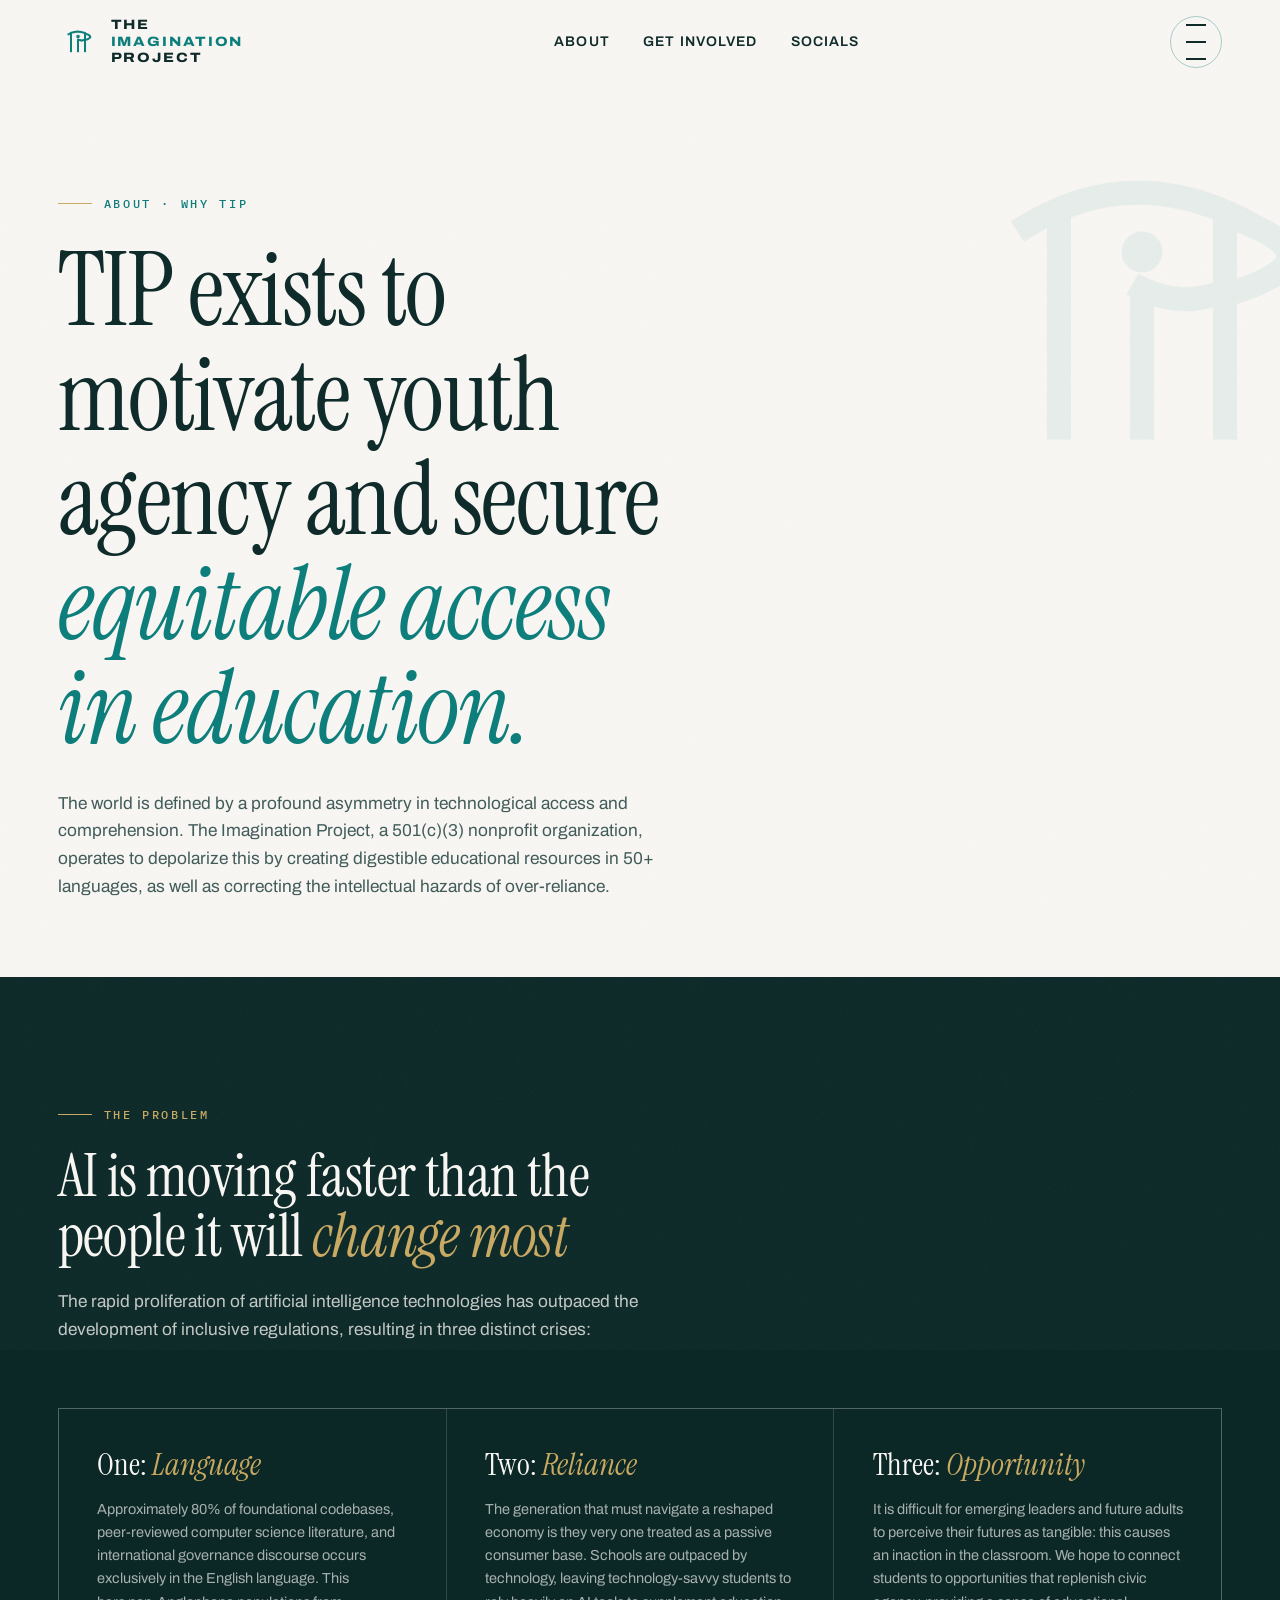
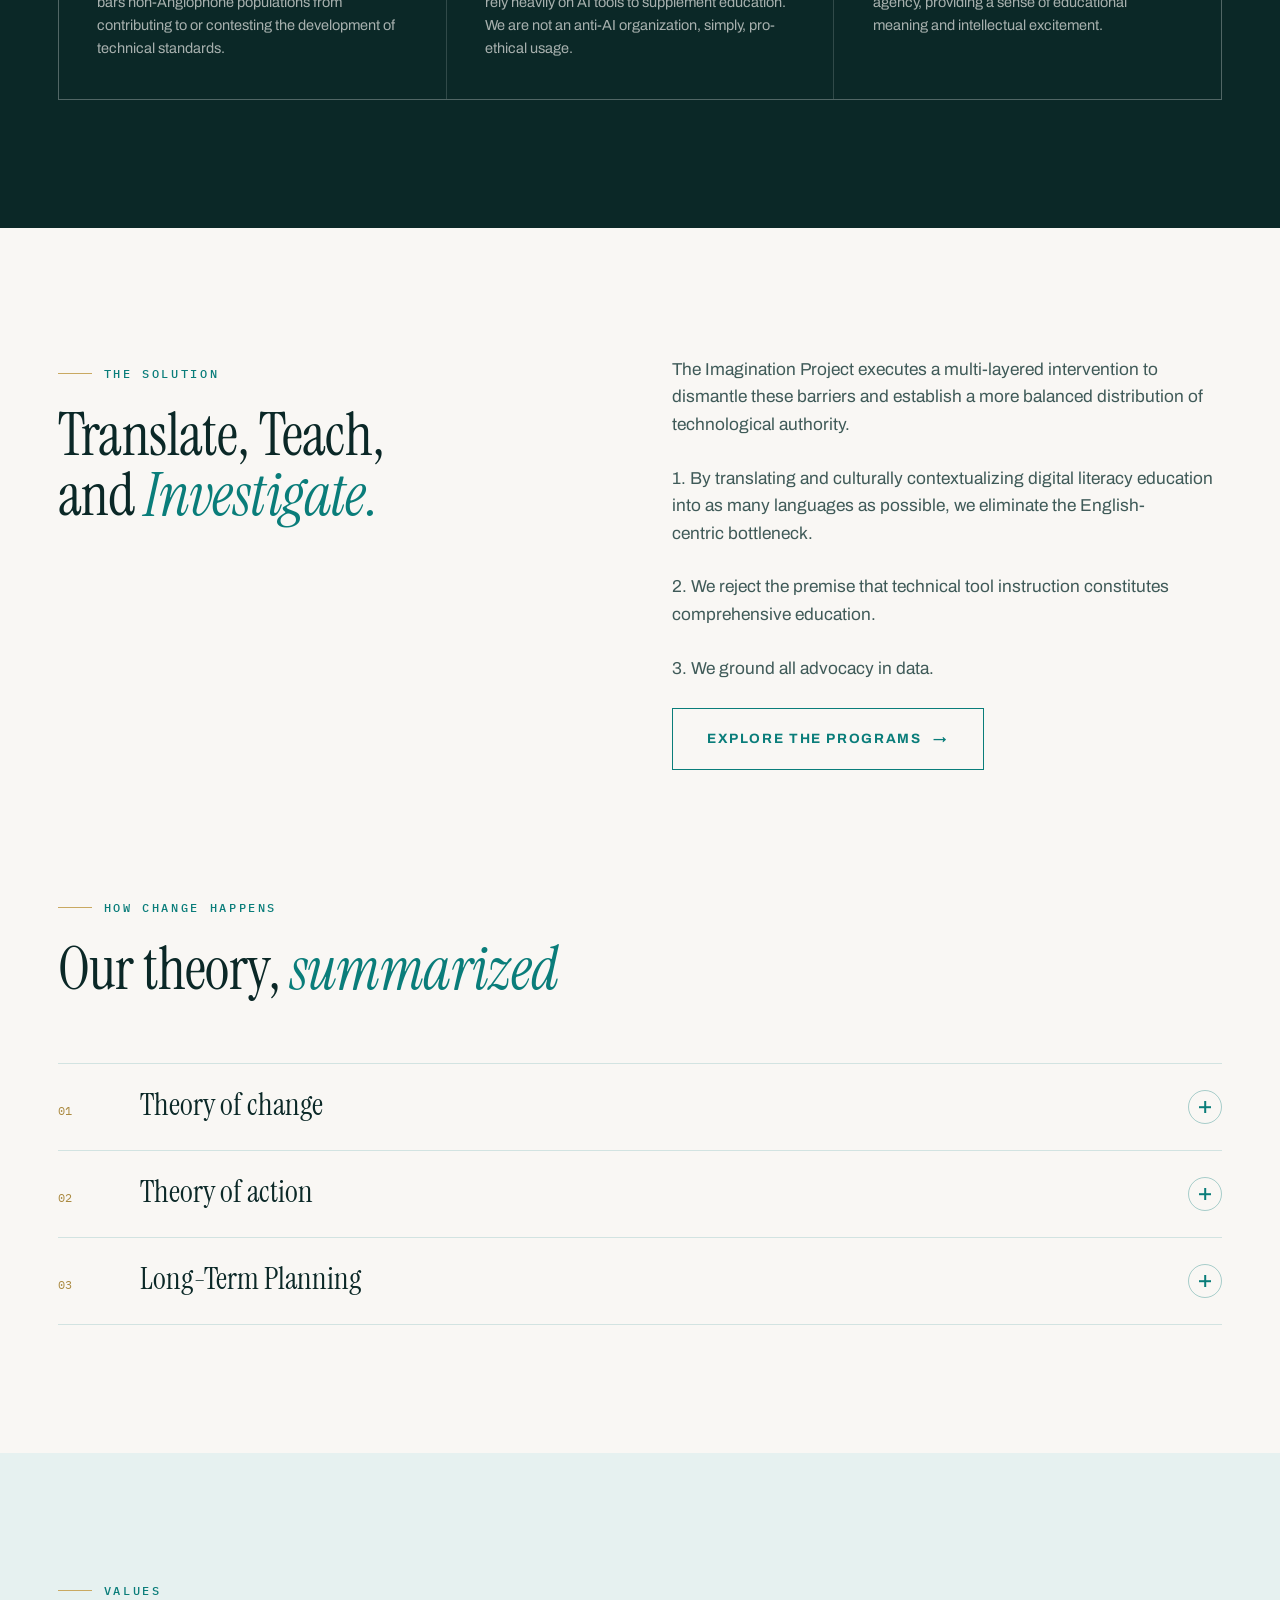
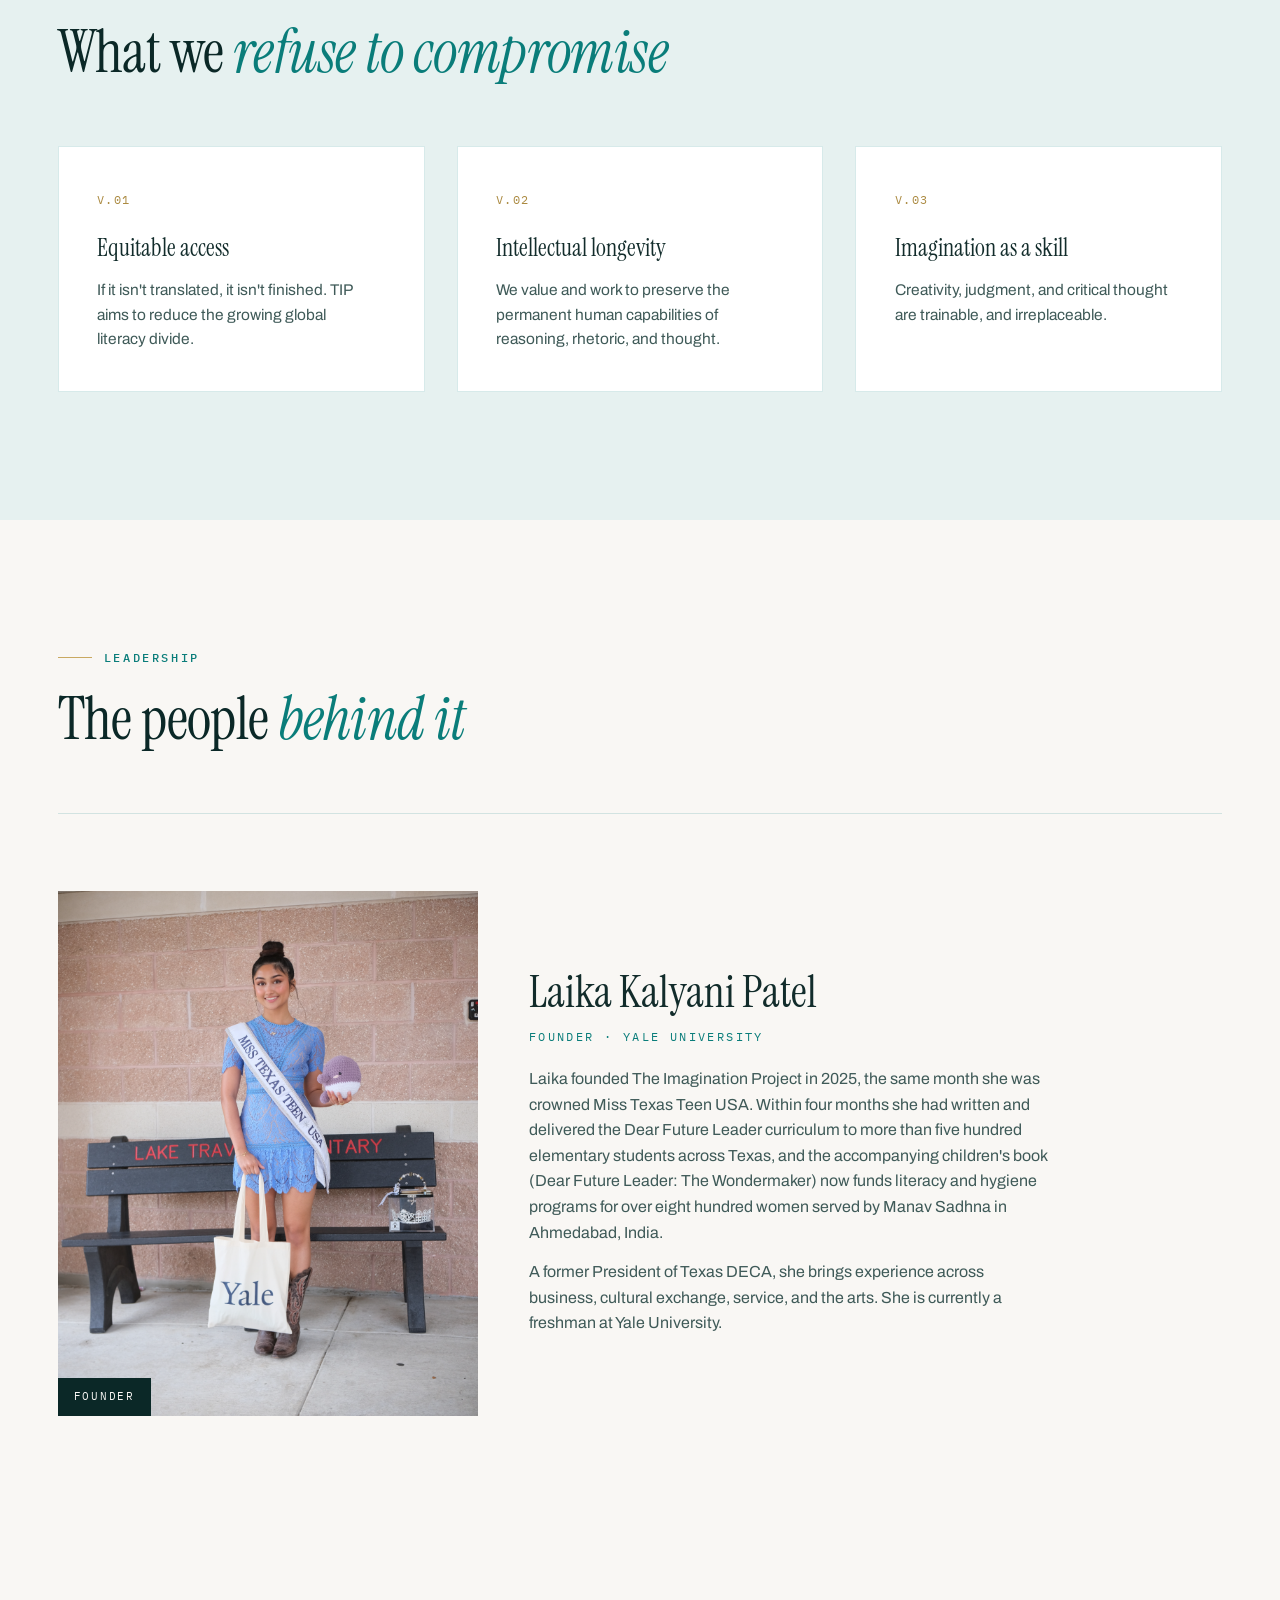
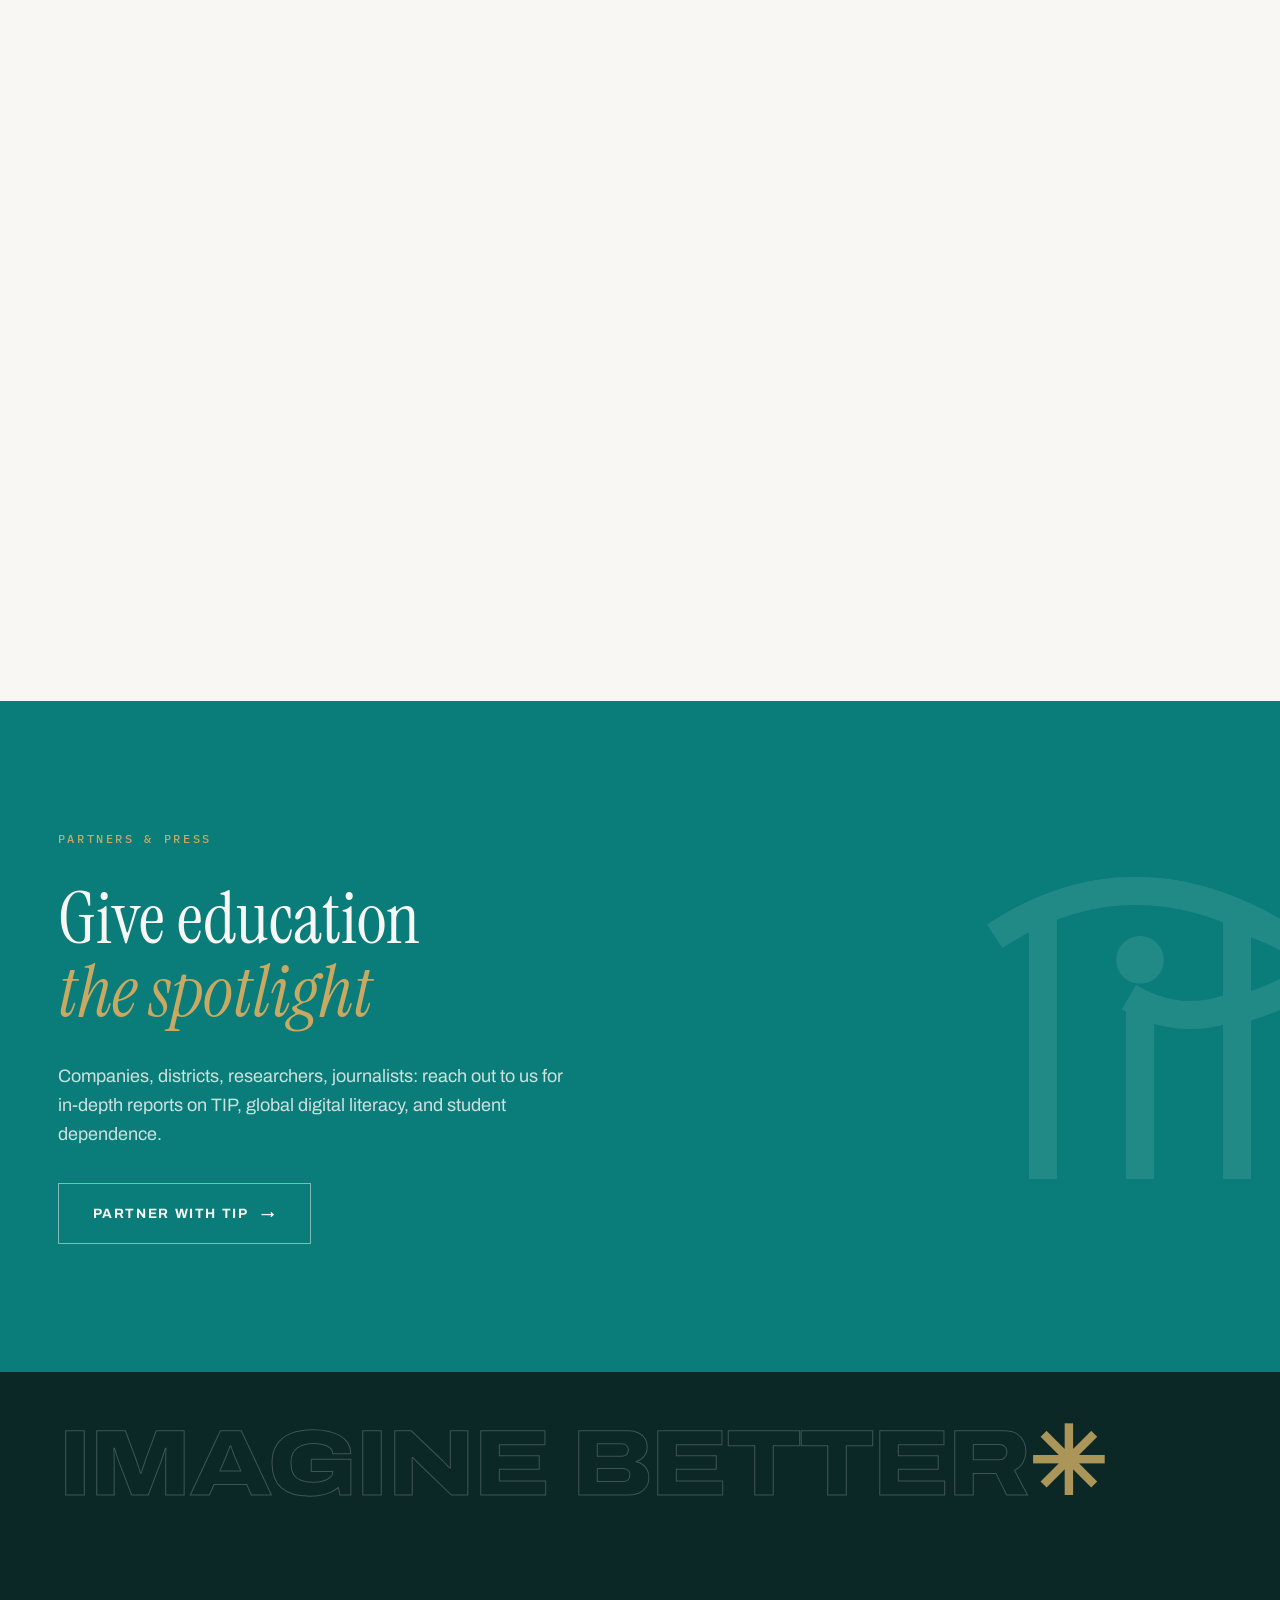
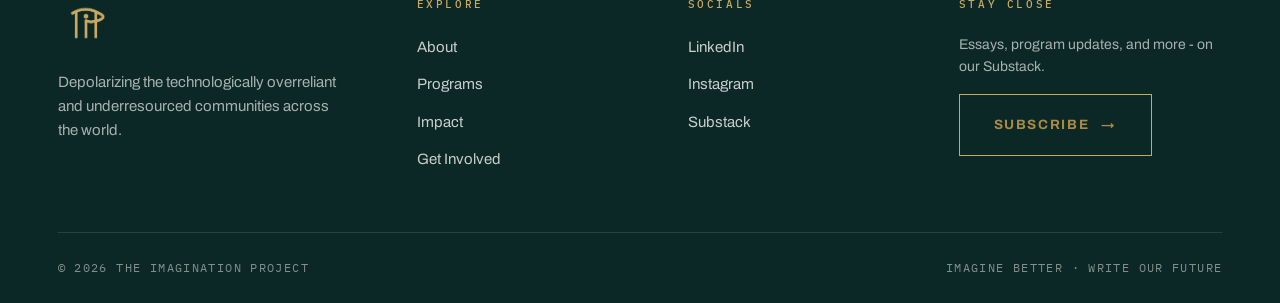
<file: tip-site/about.html>
<!DOCTYPE html>
<html lang="en">
<head>
<meta charset="UTF-8" />
<meta name="viewport" content="width=device-width, initial-scale=1.0" />
<title>About — The Imagination Project</title>
<meta name="description" content="Why TIP exists: the problem, our solution, our theory of change, and the people behind it." />
<link rel="icon" type="image/png" href="assets/logo-teal.png" />
<link rel="preconnect" href="https://fonts.googleapis.com" />
<link rel="preconnect" href="https://fonts.gstatic.com" crossorigin />
<link href="https://fonts.googleapis.com/css2?family=Archivo:ital,wdth,wght@0,62..125,100..900;1,62..125,100..900&family=IBM+Plex+Mono:wght@400;500&family=Instrument+Serif:ital@0;1&display=swap" rel="stylesheet" />
<link rel="stylesheet" href="css/main.css" />
<style>
  .problem{background:var(--teal-ink);color:var(--cream);}
  .problem .eyebrow{color:var(--gold);}
  .problem h2{color:var(--cream);}
  .problem h2 em{color:var(--gold);}
  .problem .lead{color:rgba(249,247,244,.78);}
  .problem .facts{display:grid;grid-template-columns:repeat(3,1fr);gap:1px;background:rgba(249,247,244,.16);border:1px solid rgba(249,247,244,.16);margin-top:60px;}
  .problem .facts div{background:var(--teal-ink);padding:clamp(26px,3vw,44px);}
  .problem .facts b{font-family:var(--serif);font-size:clamp(24px,2.4vw,34px);font-weight:400;display:block;line-height:1.2;margin-bottom:14px;}
  .problem .facts b em{font-style:italic;color:var(--gold);}
  .problem .facts p{font-size:14.5px;color:rgba(249,247,244,.66);text-wrap:pretty;}
  @media(max-width:960px){.problem .facts{grid-template-columns:1fr;}}

  .values .grid-3{margin-top:10px;}
  .values .card b{font-family:var(--serif);font-weight:400;font-size:24px;display:block;margin:18px 0 10px;}
  .values .card .no{font-family:var(--mono);font-size:12px;color:var(--gold-deep);letter-spacing:.12em;}
  .values .card p{color:var(--ink-soft);font-size:15.5px;text-wrap:pretty;}

  .leaders .person{display:grid;grid-template-columns:minmax(260px,420px) 1fr;gap:clamp(30px,4vw,70px);align-items:center;padding:clamp(50px,6vw,80px) 0;border-top:1px solid var(--line);}
  .leaders .person:last-child{border-bottom:1px solid var(--line);}
  .leaders .person.flip{grid-template-columns:1fr minmax(260px,420px);}
  .leaders .person.flip .photo{order:2;}
  .leaders .photo{aspect-ratio:4/5;}
  .leaders h3{font-family:var(--serif);font-size:clamp(30px,3.4vw,46px);}
  .leaders .role{font-family:var(--mono);font-size:12px;letter-spacing:.2em;text-transform:uppercase;color:var(--teal);margin:12px 0 20px;}
  .leaders p{color:var(--ink-soft);max-width:58ch;text-wrap:pretty;}
  .leaders p+p{margin-top:14px;}
  @media(max-width:860px){.leaders .person,.leaders .person.flip{grid-template-columns:1fr;}.leaders .person.flip .photo{order:0;}}
</style>
</head>
<body>

<header class="nav">
  <div class="wrap">
    <a class="brand" href="index.html" aria-label="The Imagination Project — home">
      <img src="assets/logo-teal.png" alt="TIP logo" />
      <b>The<br /><span>Imagination</span><br />Project</b>
    </a>
    <nav class="nav-links" aria-label="Primary">
      <a href="about.html">About</a>
      <a href="get-involved.html">Get Involved</a>
      <div class="nav-drop">
        <button type="button" aria-haspopup="true">Socials</button>
        <div class="menu">
          <a href="https://www.linkedin.com/company/the-imagination-project-foundation" target="_blank" rel="noopener">LinkedIn <span>↗</span></a>
          <a href="https://www.instagram.com/tipthinker/" target="_blank" rel="noopener">Instagram <span>↗</span></a>
          <a href="https://theimaginationproject.substack.com/" target="_blank" rel="noopener">Substack <span>↗</span></a>
        </div>
      </div>
    </nav>
    <button class="burger" type="button" aria-label="Open menu">
      <span></span><span></span><span></span>
    </button>
  </div>
</header>

<aside class="drawer" aria-label="Menu">
  <p class="d-label">Explore</p>
  <nav>
    <a href="programs.html"><i>01</i>Programs</a>
    <a href="impact.html"><i>02</i>Impact</a>
    <a href="about.html"><i>03</i>About</a>
    <a href="get-involved.html"><i>04</i>Get Involved</a>
  </nav>
  <div class="d-foot">
    <a href="https://www.linkedin.com/company/the-imagination-project-foundation" target="_blank" rel="noopener">LinkedIn</a>
    <a href="https://www.instagram.com/tipthinker/" target="_blank" rel="noopener">Instagram</a>
    <a href="https://theimaginationproject.substack.com/" target="_blank" rel="noopener">Substack</a>
  </div>
</aside>
<div class="scrim"></div>

<section class="page-hero" data-screen-label="About hero">
  <img class="ghost" src="assets/logo-teal.png" alt="" aria-hidden="true" />
  <div class="wrap">
    <span class="eyebrow kicker">About · Why TIP</span>
    <h1 class="reveal-line in"><span>TIP exists to motivate youth agency and secure <em>equitable access in education.</em></span></h1>
    <p class="lead"> The world is defined by a profound asymmetry in technological access and comprehension. The Imagination Project, a 501(c)(3) nonprofit organization, operates to depolarize this by creating digestible educational resources in 50+ languages, as well as correcting the intellectual hazards of over-reliance. </p>
  </div>
</section>

<!-- PROBLEM -->
<section class="problem sec-pad" data-screen-label="The problem">
  <div class="wrap">
    <div class="sec-head reveal">
      <span class="eyebrow">The problem</span>
      <h2 class="sec">AI is moving faster than the people it will <em>change most</em></h2>
      <p class="lead">The rapid proliferation of artificial intelligence technologies has outpaced the development of inclusive regulations, resulting in three distinct crises: </p>
    </div>
    <div class="facts reveal" data-stagger>
      <div>
        <b>One: <em>Language</em></b>
        <p>Approximately 80% of foundational codebases, peer-reviewed computer science literature, and international governance discourse occurs exclusively in the English language. This bars non-Anglophone populations from contributing to or contesting the development of technical standards.</p>
      </div>
      <div>
        <b>Two: <em>Reliance</em></b>
        <p>The generation that must navigate a reshaped economy is they very one treated as a passive consumer base. Schools are outpaced by technology, leaving technology-savvy students to rely heavily on AI tools to supplement education. We are not an anti-AI organization, simply, pro-ethical usage.</p>
      </div>
      <div>
        <b>Three: <em>Opportunity</em></b>
        <p>It is difficult for emerging leaders and future adults to perceive their futures as tangible: this causes an inaction in the classroom. We hope to connect students to opportunities that replenish civic agency, providing a sense of educational meaning and intellectual excitement.</p>
      </div>
    </div>
  </div>
</section>

<!-- SOLUTION -->
<section class="sec-pad" data-screen-label="The solution">
  <div class="wrap grid-2" style="align-items:start;">
    <div class="reveal">
      <span class="eyebrow">The solution</span>
      <h2 class="sec" style="margin-top:22px;">Translate, Teach, and <em>Investigate.</em></h2>
    </div>
    <div class="reveal">
      <p class="lead" style="margin-bottom:26px;">The Imagination Project executes a multi-layered intervention to dismantle these barriers and establish a more balanced distribution of technological authority. </p>

<p class="lead" style="margin-bottom:26px;"> 1. By translating and culturally contextualizing digital literacy education into as many languages as possible, we eliminate the English-centric bottleneck. </p>

<p class="lead" style="margin-bottom:26px;"> 2. We reject the premise that technical tool instruction constitutes comprehensive education. </p>

<p class="lead" style="margin-bottom:26px;"> 3. We ground all advocacy in data. </p>
      <p> </p>
      <a class="btn" href="programs.html">Explore the programs <span class="arr">→</span></a>
    </div>
  </div>
</section>

<!-- THEORY -->
<section class="sec-pad" style="padding-top:0;" data-screen-label="Theory of change">
  <div class="wrap">
    <div class="sec-head reveal">
      <span class="eyebrow">How change happens</span>
      <h2 class="sec">Our theory, <em>summarized</em></h2>
    </div>
    <div class="acc reveal">
      <div class="acc-item">
        <button type="button"><span class="no">01</span><h3>Theory of change</h3><span class="x"></span></button>
        <div class="acc-body"><div class="inner">
         <div class="photo"><img src="assets/theoryofchange.png" alt="TIP's Theory of Change" /><span class="cap">TIP'S TOC</span></div>
        </div></div>
      </div>
      <div class="acc-item">
        <button type="button"><span class="no">02</span><h3>Theory of action</h3><span class="x"></span></button>
        <div class="acc-body"><div class="inner">
          <p>We coordinate peer-to-peer student networks to translate, verify, and distribute academic AI materials into as many languages as possible, removing geographical and socio-economic access barriers.</p>
          <p>We work with data scientists and investigate universities across the U.S. to produce a replicable AI Index. This acts as a form of accountability for higher education institutions to execute internal technological audits.</p>
          <p>We will operate rigorous training environments that bypass fleeting technical skills to focus exclusively on policy analysis, career development, and real-world impact for students. Conversely, this programming in a global capacity offers skills for those without access to AI.</p>
          <p>We intend to codify the insights from physical cohorts into a globally accessible digital platform. This platform will contain an asynchronous curriculum ledger, an executive mentorship matching engine, and more to be used as an semi-in-person after-school programming, summer camp, and year-round student development tool.</p>
        </div></div>
      </div>
      <div class="acc-item">
        <button type="button"><span class="no">03</span><h3>Long-Term Planning</h3><span class="x"></span></button>
        <div class="acc-body"><div class="inner">
          <p>By 2030, TIP intends to make advanced digital literacy education available in more than just the world's major languages; an AI index trusted across US colleges; a hub where students across countries can find a mentor, a cohort, steps toward potential career paths, and finally, TIP alumni recieving invitations to share input on the future of education in a technology-facing world.</p>
        </div></div>
      </div>
    </div>
  </div>
</section>

<!-- VALUES -->
<section class="values sec-pad" style="background:var(--teal-tint);" data-screen-label="Values">
  <div class="wrap">
    <div class="sec-head reveal">
      <span class="eyebrow">Values</span>
      <h2 class="sec">What we <em>refuse to compromise</em></h2>
    </div>
    <div class="grid-3 reveal" data-stagger>
      <div class="card"><span class="no">V.01</span><b>Equitable access</b><p>If it isn't translated, it isn't finished. TIP aims to reduce the growing global literacy divide.</p></div>
      <div class="card"><span class="no">V.02</span><b>Intellectual longevity</b><p>We value and work to preserve the permanent human capabilities of reasoning, rhetoric, and thought.</p></div>
      <div class="card"><span class="no">V.03</span><b>Imagination as a skill</b><p>Creativity, judgment, and critical thought are trainable, and irreplaceable.</p></div>
    </div>
  </div>
</section>

<!-- LEADERSHIP -->
<section class="leaders sec-pad" data-screen-label="Leadership">
  <div class="wrap">
    <div class="sec-head reveal">
      <span class="eyebrow">Leadership</span>
      <h2 class="sec">The people <em>behind it</em></h2>
    </div>

    <div class="person reveal">
      <div class="photo"><img src="assets/founder.jpg" alt="Laika Kalyani Patel" /><span class="cap">Founder</span></div>
      <div>
        <h3>Laika Kalyani Patel</h3>
        <p class="role">Founder · Yale University</p>
        <p>Laika founded The Imagination Project in 2025, the same month she was crowned Miss Texas Teen USA. Within four months she had written and delivered the Dear Future Leader curriculum to more than five hundred elementary students across Texas, and the accompanying children's book (Dear Future Leader: The Wondermaker) now funds literacy and hygiene programs for over eight hundred women served by Manav Sadhna in Ahmedabad, India.</p>
        <p>A former President of Texas DECA, she brings experience across business, cultural exchange, service, and the arts. She is currently a freshman at Yale University.</p>
      </div>
    </div>

    <div class="person flip reveal">
      <div class="photo"><img src="assets/anabella-portrait.png" alt="Anabella Laudicina" /><span class="cap">Executive Director</span></div>
      <div>
        <h3>Anabella Laudicina</h3>
        <p class="role">Executive Director · Texas A&amp;M University</p>
        <p>Growing up in a half-Vietnamese, half-Italian household, Anabella developed a deep appreciation for tradition and culture. She joined The Imagination Project in 2026, bringing experience across the arts and medicine.</p>
        <p>She founded a local Leo Club chapter that scaled across Austin, and is now a neuroscience major at Texas A&amp;M University.</p>
      </div>
    </div>
  </div>
</section>

<!-- CTA -->
<section class="cta-band" data-screen-label="CTA">
  <img class="ghost" src="assets/logo-cream.png" alt="" aria-hidden="true" />
  <div class="wrap">
    <span class="eyebrow no-rule" style="color:var(--gold);">Partners &amp; press</span>
    <h2>Give education <em>the spotlight</em></h2>
    <p>Companies, districts, researchers, journalists: reach out to us for in-depth reports on TIP, global digital literacy, and student dependence.</p>
    <a class="btn btn-light" href="get-involved.html#partner">Partner with TIP <span class="arr">→</span></a>
  </div>
</section>

<footer>
  <div class="wrap">
    <div class="fmark" aria-hidden="true">Imagine Better<i>✳</i></div>
    <div class="top">
      <div class="fbrand">
        <img src="assets/logo-gold.png" alt="TIP logo" />
        <p>Depolarizing the technologically overreliant and underresourced communities across the world.</p>
      </div>
      <div>
        <h4>Explore</h4>
        <ul>
          <li><a href="about.html">About</a></li>
          <li><a href="programs.html">Programs</a></li>
          <li><a href="impact.html">Impact</a></li>
          <li><a href="get-involved.html">Get Involved</a></li>
        </ul>
      </div>
      <div>
        <h4>Socials</h4>
        <ul>
          <li><a href="https://www.linkedin.com/company/the-imagination-project-foundation" target="_blank" rel="noopener">LinkedIn</a></li>
          <li><a href="https://www.instagram.com/tipthinker/" target="_blank" rel="noopener">Instagram</a></li>
          <li><a href="https://theimaginationproject.substack.com/" target="_blank" rel="noopener">Substack</a></li>
        </ul>
      </div>
      <div class="news">
        <h4>Stay close</h4>
        <p>Essays, program updates, and more - on our Substack.</p>
        <a class="btn btn-gold" href="https://theimaginationproject.substack.com/" target="_blank" rel="noopener">Subscribe <span class="arr">→</span></a>
      </div>
    </div>
    <div class="bottom">
      <span>© <span id="year">2026</span> The Imagination Project</span>
      <span>Imagine better · write our future</span>
    </div>
  </div>
</footer>

<script src="js/main.js"></script>
</body>
</html>
</file>
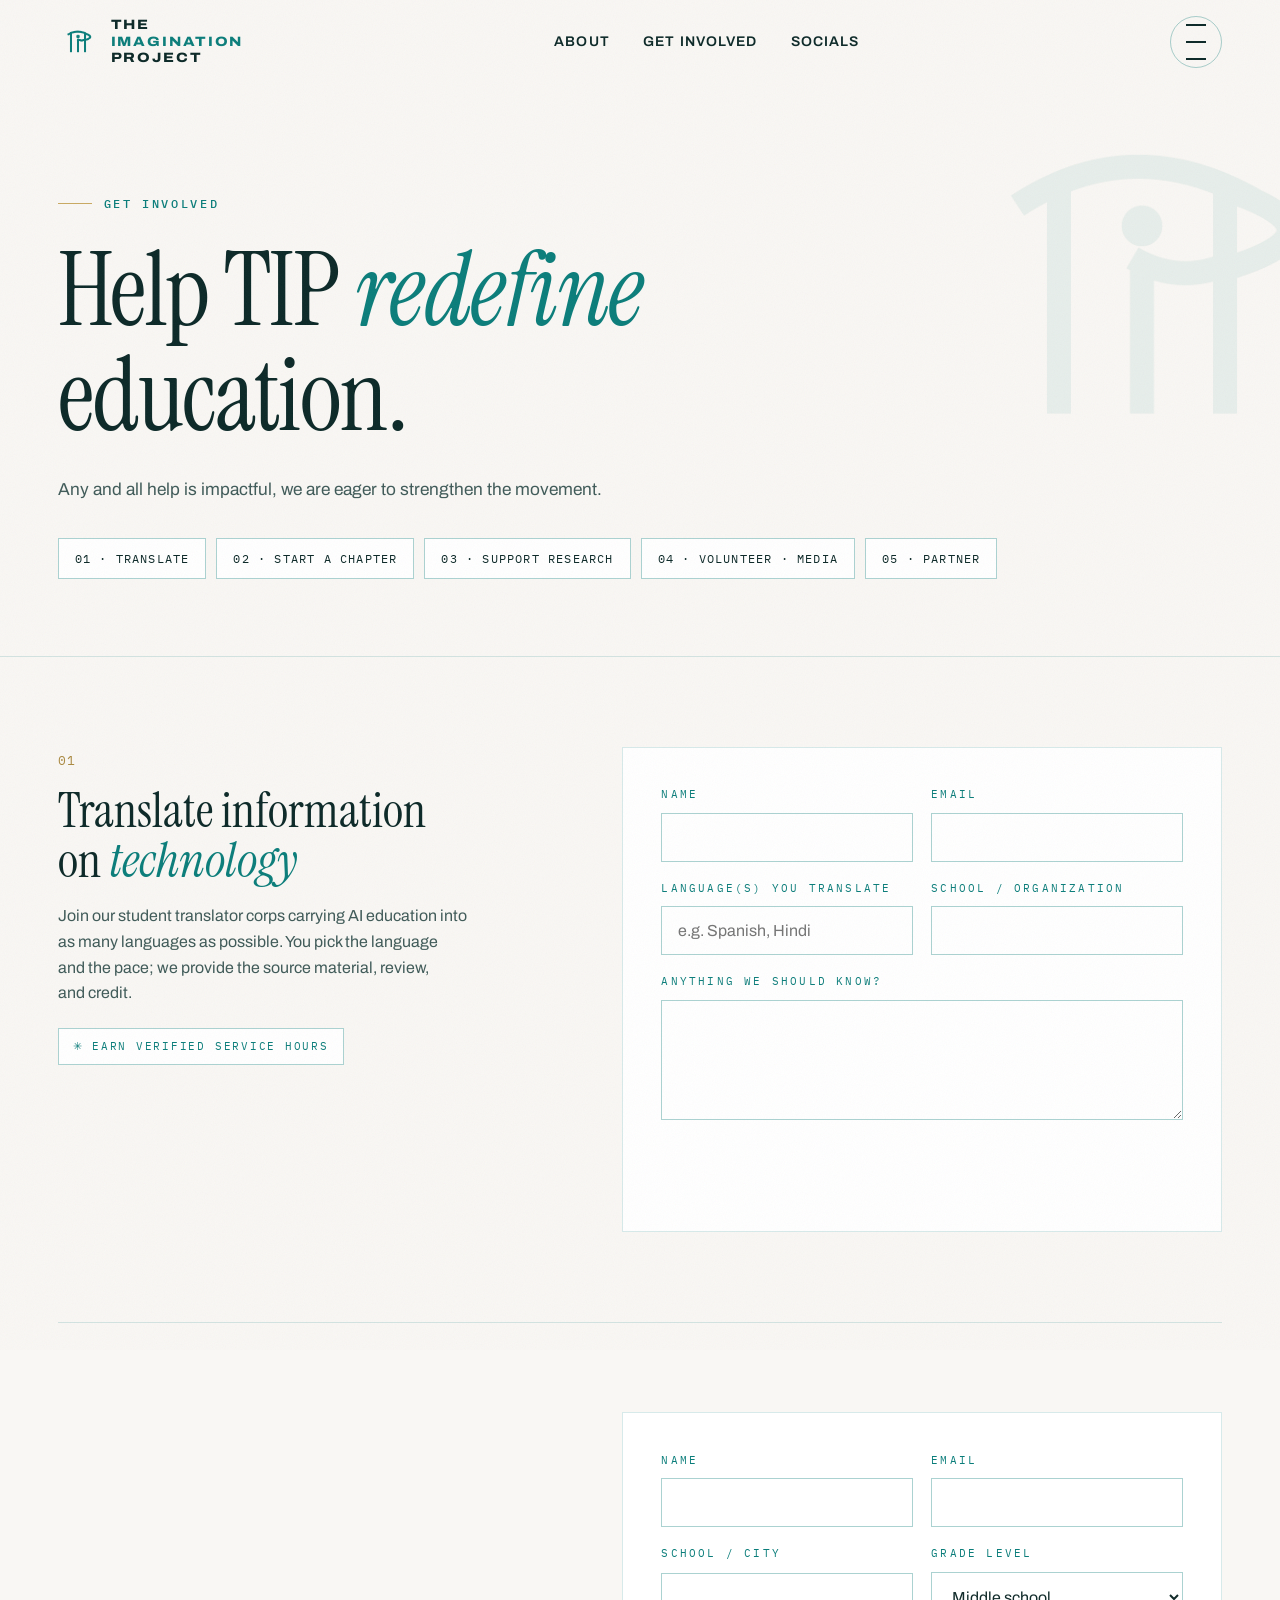
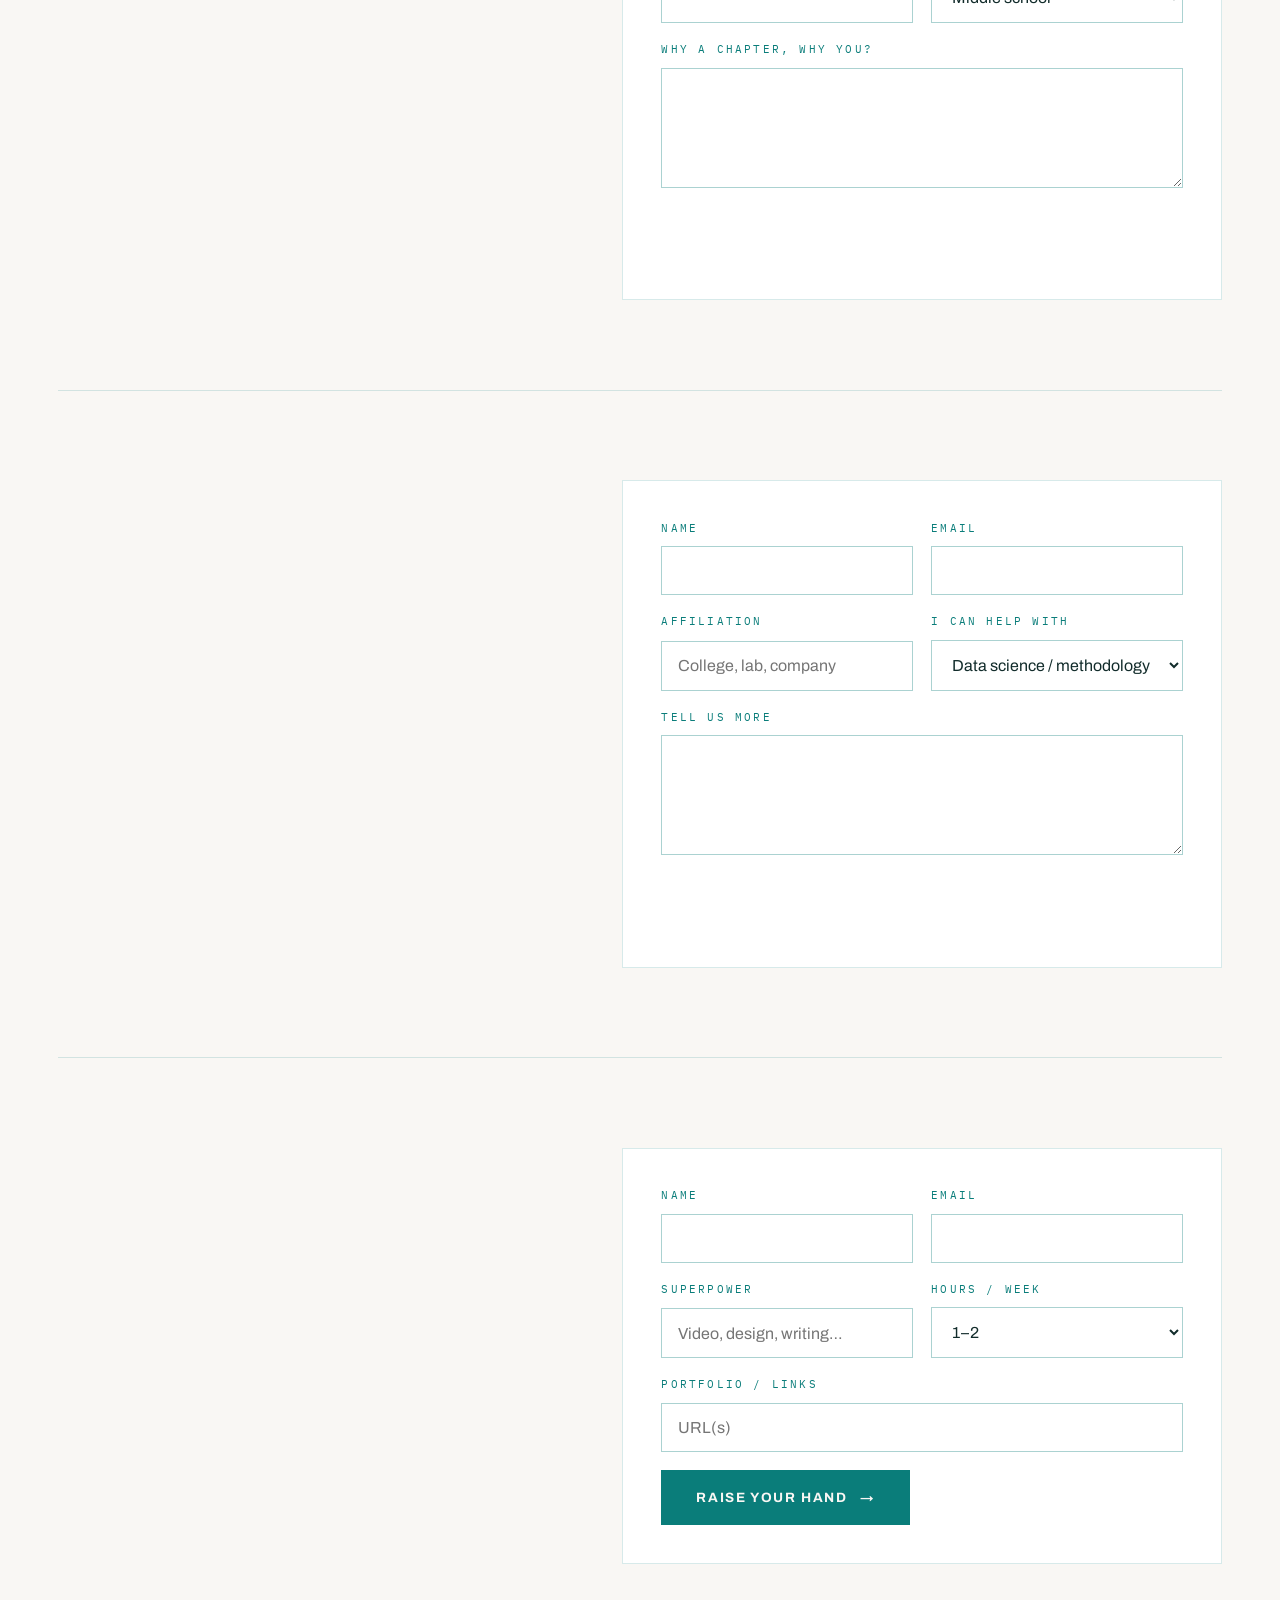
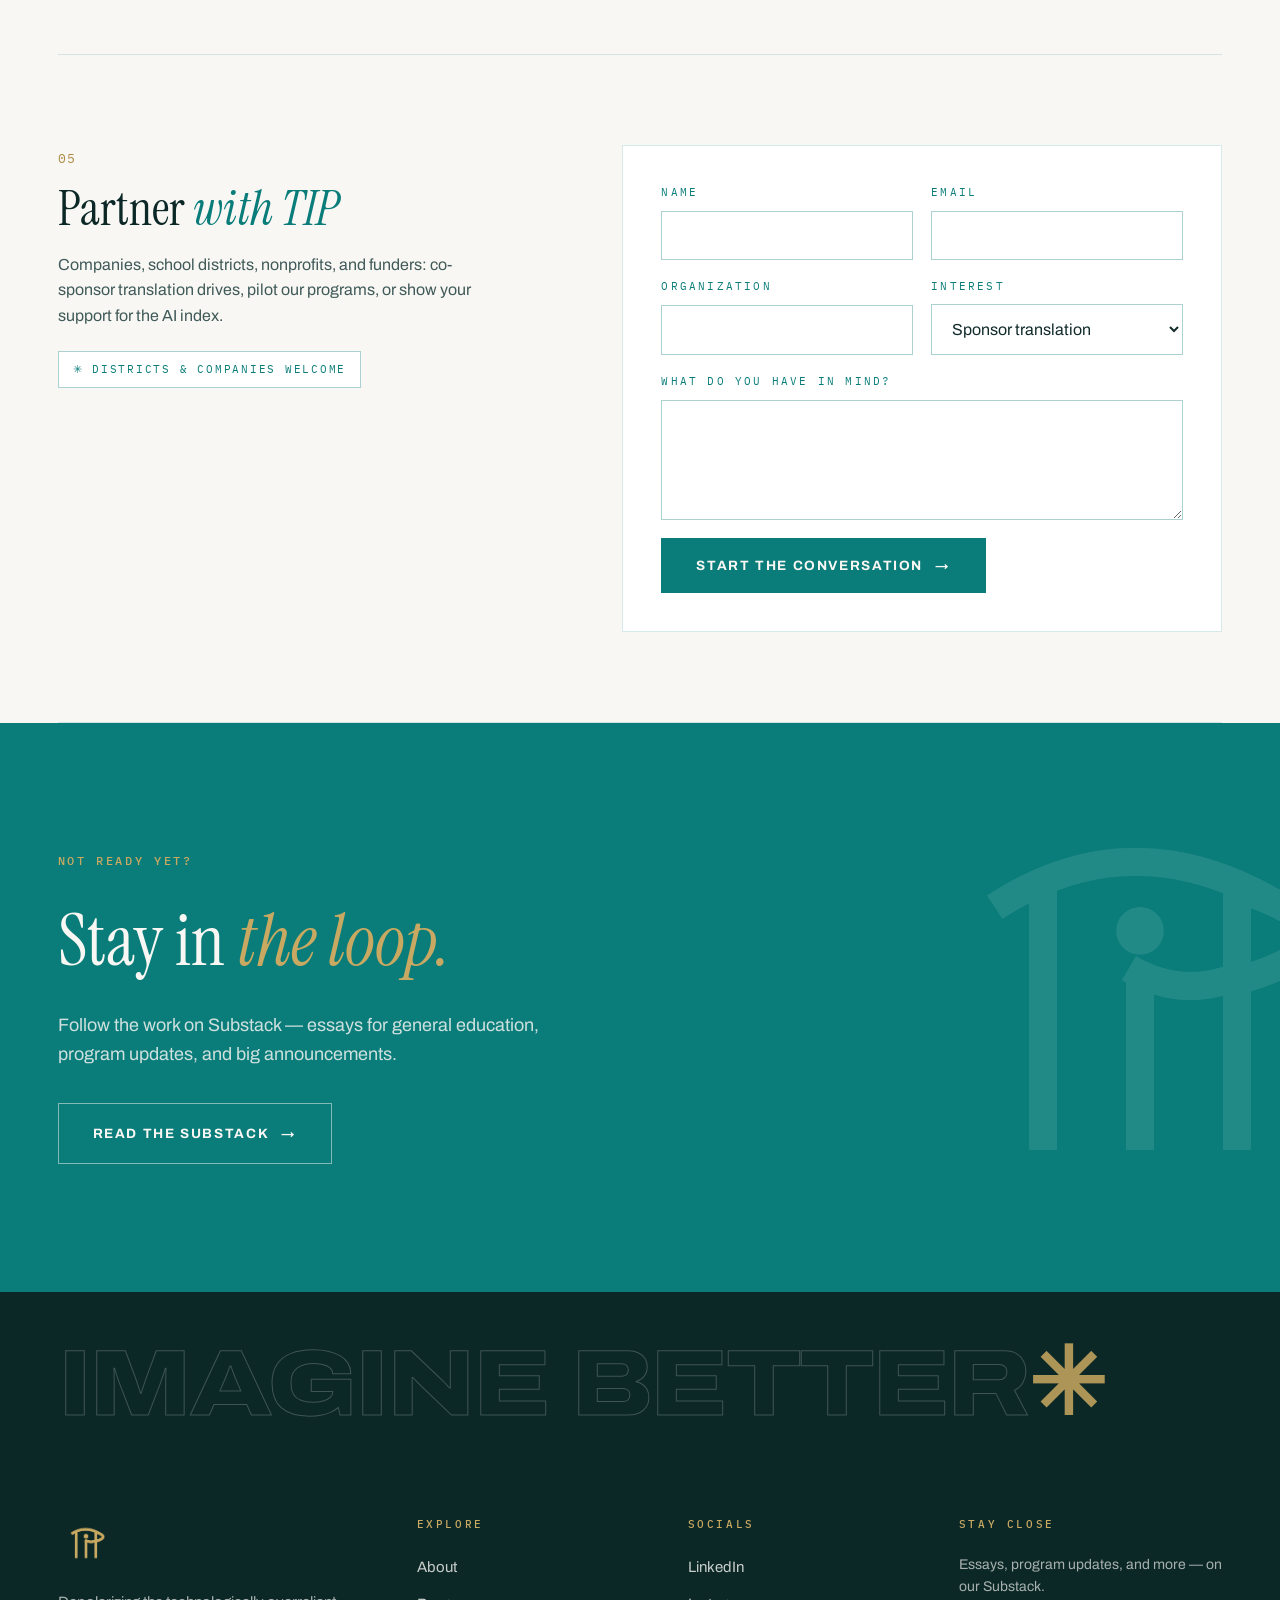
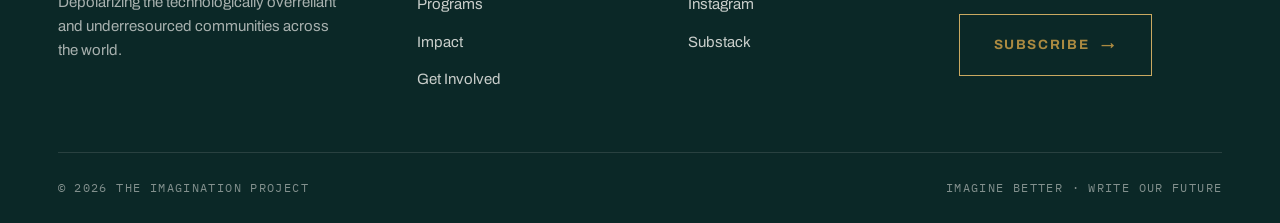
<file: tip-site/get-involved.html>
<!DOCTYPE html>
<html lang="en">
<head>
<meta charset="UTF-8" />
<meta name="viewport" content="width=device-width, initial-scale=1.0" />
<title>Get Involved — The Imagination Project</title>
<meta name="description" content="Translate, start a chapter, support research, volunteer, or partner with The Imagination Project." />
<link rel="icon" type="image/png" href="assets/logo-teal.png" />
<link rel="preconnect" href="https://fonts.googleapis.com" />
<link rel="preconnect" href="https://fonts.gstatic.com" crossorigin />
<link href="https://fonts.googleapis.com/css2?family=Archivo:ital,wdth,wght@0,62..125,100..900;1,62..125,100..900&family=IBM+Plex+Mono:wght@400;500&family=Instrument+Serif:ital@0;1&display=swap" rel="stylesheet" />
<link rel="stylesheet" href="css/main.css" />
<style>
  .ways{border-top:1px solid var(--line);}
  .way{
    display:grid;grid-template-columns:minmax(300px,1fr) minmax(340px,1.2fr);gap:clamp(36px,5vw,90px);
    padding:clamp(60px,7vw,100px) 0;border-bottom:1px solid var(--line);scroll-margin-top:90px;
  }
  .way .info{position:sticky;top:110px;align-self:start;}
  .way .no{font-family:var(--mono);font-size:13px;color:var(--gold-deep);letter-spacing:.14em;}
  .way h2{font-family:var(--serif);font-size:clamp(34px,3.8vw,54px);margin:14px 0 18px;color:var(--teal-ink);}
  .way h2 em{font-style:italic;color:var(--teal);}
  .way .info p{color:var(--ink-soft);max-width:46ch;text-wrap:pretty;}
  .way .info .perk{
    margin-top:22px;display:inline-flex;align-items:center;gap:10px;
    font-family:var(--mono);font-size:11px;letter-spacing:.16em;text-transform:uppercase;
    color:var(--teal);border:1px solid var(--line-strong);padding:9px 14px;background:var(--white);
  }
  .way form{background:var(--white);border:1px solid var(--line);padding:clamp(26px,3vw,40px);}
  @media(max-width:900px){.way{grid-template-columns:1fr;}.way .info{position:static;}}
  .quick-nav{display:flex;gap:10px;flex-wrap:wrap;margin-top:34px;}
  .quick-nav a{
    font-family:var(--mono);font-size:12px;letter-spacing:.1em;text-transform:uppercase;white-space:nowrap;
    border:1px solid var(--line-strong);padding:10px 16px;color:var(--teal-ink);background:var(--white);
    transition:all .25s var(--ease);
  }
  .quick-nav a:hover{background:var(--teal);border-color:var(--teal);color:var(--cream);transform:translateY(-2px);}
</style>
</head>
<body>

<header class="nav">
  <div class="wrap">
    <a class="brand" href="index.html" aria-label="The Imagination Project — home">
      <img src="assets/logo-teal.png" alt="TIP logo" />
      <b>The<br /><span>Imagination</span><br />Project</b>
    </a>
    <nav class="nav-links" aria-label="Primary">
      <a href="about.html">About</a>
      <a href="get-involved.html">Get Involved</a>
      <div class="nav-drop">
        <button type="button" aria-haspopup="true">Socials</button>
        <div class="menu">
          <a href="https://www.linkedin.com/company/the-imagination-project-foundation" target="_blank" rel="noopener">LinkedIn <span>↗</span></a>
          <a href="https://www.instagram.com/tipthinker/" target="_blank" rel="noopener">Instagram <span>↗</span></a>
          <a href="https://theimaginationproject.substack.com/" target="_blank" rel="noopener">Substack <span>↗</span></a>
        </div>
      </div>
    </nav>
    <button class="burger" type="button" aria-label="Open menu">
      <span></span><span></span><span></span>
    </button>
  </div>
</header>

<aside class="drawer" aria-label="Menu">
  <p class="d-label">Explore</p>
  <nav>
    <a href="programs.html"><i>01</i>Programs</a>
    <a href="impact.html"><i>02</i>Impact</a>
    <a href="about.html"><i>03</i>About</a>
    <a href="get-involved.html"><i>04</i>Get Involved</a>
  </nav>
  <div class="d-foot">
    <a href="https://www.linkedin.com/company/the-imagination-project-foundation" target="_blank" rel="noopener">LinkedIn</a>
    <a href="https://www.instagram.com/tipthinker/" target="_blank" rel="noopener">Instagram</a>
    <a href="https://theimaginationproject.substack.com/" target="_blank" rel="noopener">Substack</a>
  </div>
</aside>
<div class="scrim"></div>

<section class="page-hero" data-screen-label="Get involved hero">
  <img class="ghost" src="assets/logo-teal.png" alt="" aria-hidden="true" />
  <div class="wrap">
    <span class="eyebrow kicker">Get involved</span>
    <h1>Help TIP <em>redefine</em> education.</h1>
    <p class="lead">Any and all help is impactful, we are eager to strengthen the movement. </p>
    <div class="quick-nav">
      <a href="#translate">01 · Translate</a>
      <a href="#chapter">02 · Start a chapter</a>
      <a href="#research">03 · Support research</a>
      <a href="#volunteer">04 · Volunteer · Media</a>
      <a href="#partner">05 · Partner</a>
    </div>
  </div>
</section>

<section class="ways" data-screen-label="Ways to get involved">
  <div class="wrap">

    <!-- 01 TRANSLATE -->
    <div class="way" id="translate">
      <div class="info reveal">
        <span class="no">01</span>
        <h2>Translate information on <em>technology</em></h2>
        <p>Join our student translator corps carrying AI education into as many languages as possible. You pick the language and the pace; we provide the source material, review, and credit.</p>
        <span class="perk">✳ Earn verified service hours</span>
      </div>
      <form name="translate" method="POST" data-netlify="true" class="form reveal">
        <input type="hidden" name="form-name" value="translate" />
        <div class="row2">
          <label>Name<input type="text" name="name" required /></label>
          <label>Email<input type="email" name="email" required /></label>
        </div>
        <div class="row2">
          <label>Language(s) you translate<input type="text" name="languages" placeholder="e.g. Spanish, Hindi" required /></label>
          <label>School / organization<input type="text" name="school" /></label>
        </div>
        <label>Anything we should know?<textarea name="message"></textarea></label>
        <button class="btn btn-solid" type="submit">Join the translator corps <span class="arr">→</span></button>
      </form>
    </div>

    <!-- 02 CHAPTER -->
    <div class="way" id="chapter">
      <div class="info reveal">
        <span class="no">02</span>
        <h2>Start a <em>chapter</em></h2>
        <p>Bring TIP to your school, city, or state (global applications welcome): run translation drives, group projects, and AI literacy sessions with our playbook, materials, and a direct line to our team.</p>
        <span class="perk">✳ Playbook + mentorship included</span>
      </div>
      <form name="chapter" method="POST" data-netlify="true" class="form reveal">
        <input type="hidden" name="form-name" value="chapter" />
        <div class="row2">
          <label>Name<input type="text" name="name" required /></label>
          <label>Email<input type="email" name="email" required /></label>
        </div>
        <div class="row2">
          <label>School / city<input type="text" name="location" required /></label>
          <label>Grade level
            <select name="grade">
              <option>Middle school</option>
              <option>High school</option>
              <option>College</option>
              <option>Other</option>
            </select>
          </label>
        </div>
        <label>Why a chapter, why you?<textarea name="message"></textarea></label>
        <button class="btn btn-solid" type="submit">Apply to lead <span class="arr">→</span></button>
      </form>
    </div>

    <!-- 03 RESEARCH -->
    <div class="way" id="research">
      <div class="info reveal">
        <span class="no">03</span>
        <h2>Support the <em>research</em></h2>
        <p>We're building an index that scores how colleges use and rely on AI: with data scientists, surveys, and investigative rigor. Researchers, data folks, and survey respondents are all encouraged to help.</p>
        <span class="perk">✳ Expanding across US colleges</span>
      </div>
      <form name="research" method="POST" data-netlify="true" class="form reveal">
        <input type="hidden" name="form-name" value="research" />
        <div class="row2">
          <label>Name<input type="text" name="name" required /></label>
          <label>Email<input type="email" name="email" required /></label>
        </div>
        <div class="row2">
          <label>Affiliation<input type="text" name="affiliation" placeholder="College, lab, company" /></label>
          <label>I can help with
            <select name="help">
              <option>Data science / methodology</option>
              <option>Survey distribution</option>
              <option>Campus research</option>
              <option>Funding the research</option>
              <option>Other</option>
            </select>
          </label>
        </div>
        <label>Tell us more<textarea name="message"></textarea></label>
        <button class="btn btn-solid" type="submit">Support the index <span class="arr">→</span></button>
      </form>
    </div>

    <!-- 04 VOLUNTEER -->
    <div class="way" id="volunteer">
      <div class="info reveal">
        <span class="no">04</span>
        <h2>Volunteer — <em>media &amp; more</em></h2>
        <p>Filmmakers, designers, editors, social storytellers, event hands. Share your specialty and how many hours you've got to spare for our cause.</p>
        <span class="perk">✳ Remote-friendly</span>
      </div>
      <form name="volunteer" method="POST" data-netlify="true" class="form reveal">
        <input type="hidden" name="form-name" value="volunteer" />
        <div class="row2">
          <label>Name<input type="text" name="name" required /></label>
          <label>Email<input type="email" name="email" required /></label>
        </div>
        <div class="row2">
          <label>Superpower<input type="text" name="skill" placeholder="Video, design, writing…" required /></label>
          <label>Hours / week
            <select name="hours">
              <option>1–2</option>
              <option>3–5</option>
              <option>6–10</option>
              <option>10+</option>
            </select>
          </label>
        </div>
        <label>Portfolio / links<input type="text" name="links" placeholder="URL(s)" /></label>
        <button class="btn btn-solid" type="submit">Raise your hand <span class="arr">→</span></button>
      </form>
    </div>

    <!-- 05 PARTNER -->
    <div class="way" id="partner">
      <div class="info reveal">
        <span class="no">05</span>
        <h2>Partner <em>with TIP</em></h2>
        <p>Companies, school districts, nonprofits, and funders: co-sponsor translation drives, pilot our programs, or show your support for the AI index.</p>
        <span class="perk">✳ Districts &amp; companies welcome</span>
      </div>
      <form name="partner" method="POST" data-netlify="true" class="form reveal">
        <input type="hidden" name="form-name" value="partner" />
        <div class="row2">
          <label>Name<input type="text" name="name" required /></label>
          <label>Email<input type="email" name="email" required /></label>
        </div>
        <div class="row2">
          <label>Organization<input type="text" name="org" required /></label>
          <label>Interest
            <select name="interest">
              <option>Sponsor translation</option>
              <option>Pilot a program</option>
              <option>Back the AI index</option>
              <option>Media / press</option>
              <option>Other</option>
            </select>
          </label>
        </div>
        <label>What do you have in mind?<textarea name="message"></textarea></label>
        <button class="btn btn-solid" type="submit">Start the conversation <span class="arr">→</span></button>
      </form>
    </div>

  </div>
</section>

<!-- CTA -->
<section class="cta-band" data-screen-label="CTA">
  <img class="ghost" src="assets/logo-cream.png" alt="" aria-hidden="true" />
  <div class="wrap">
    <span class="eyebrow no-rule" style="color:var(--gold);">Not ready yet?</span>
    <h2>Stay in <em>the loop.</em></h2>
    <p>Follow the work on Substack — essays for general education, program updates, and big announcements.</p>
    <a class="btn btn-light" href="https://theimaginationproject.substack.com/" target="_blank" rel="noopener">Read the Substack <span class="arr">→</span></a>
  </div>
</section>

<footer>
  <div class="wrap">
    <div class="fmark" aria-hidden="true">Imagine Better<i>✳</i></div>
    <div class="top">
      <div class="fbrand">
        <img src="assets/logo-gold.png" alt="TIP logo" />
        <p>Depolarizing the technologically overreliant and underresourced communities across the world.</p>
      </div>
      <div>
        <h4>Explore</h4>
        <ul>
          <li><a href="about.html">About</a></li>
          <li><a href="programs.html">Programs</a></li>
          <li><a href="impact.html">Impact</a></li>
          <li><a href="get-involved.html">Get Involved</a></li>
        </ul>
      </div>
      <div>
        <h4>Socials</h4>
        <ul>
          <li><a href="https://www.linkedin.com/company/the-imagination-project-foundation" target="_blank" rel="noopener">LinkedIn</a></li>
          <li><a href="https://www.instagram.com/tipthinker/" target="_blank" rel="noopener">Instagram</a></li>
          <li><a href="https://theimaginationproject.substack.com/" target="_blank" rel="noopener">Substack</a></li>
        </ul>
      </div>
      <div class="news">
        <h4>Stay close</h4>
        <p>Essays, program updates, and more — on our Substack.</p>
        <a class="btn btn-gold" href="https://theimaginationproject.substack.com/" target="_blank" rel="noopener">Subscribe <span class="arr">→</span></a>
      </div>
    </div>
    <div class="bottom">
      <span>© <span id="year">2026</span> The Imagination Project</span>
      <span>Imagine better · write our future</span>
    </div>
  </div>
</footer>

<script src="js/main.js"></script>
</body>
</html>
</file>
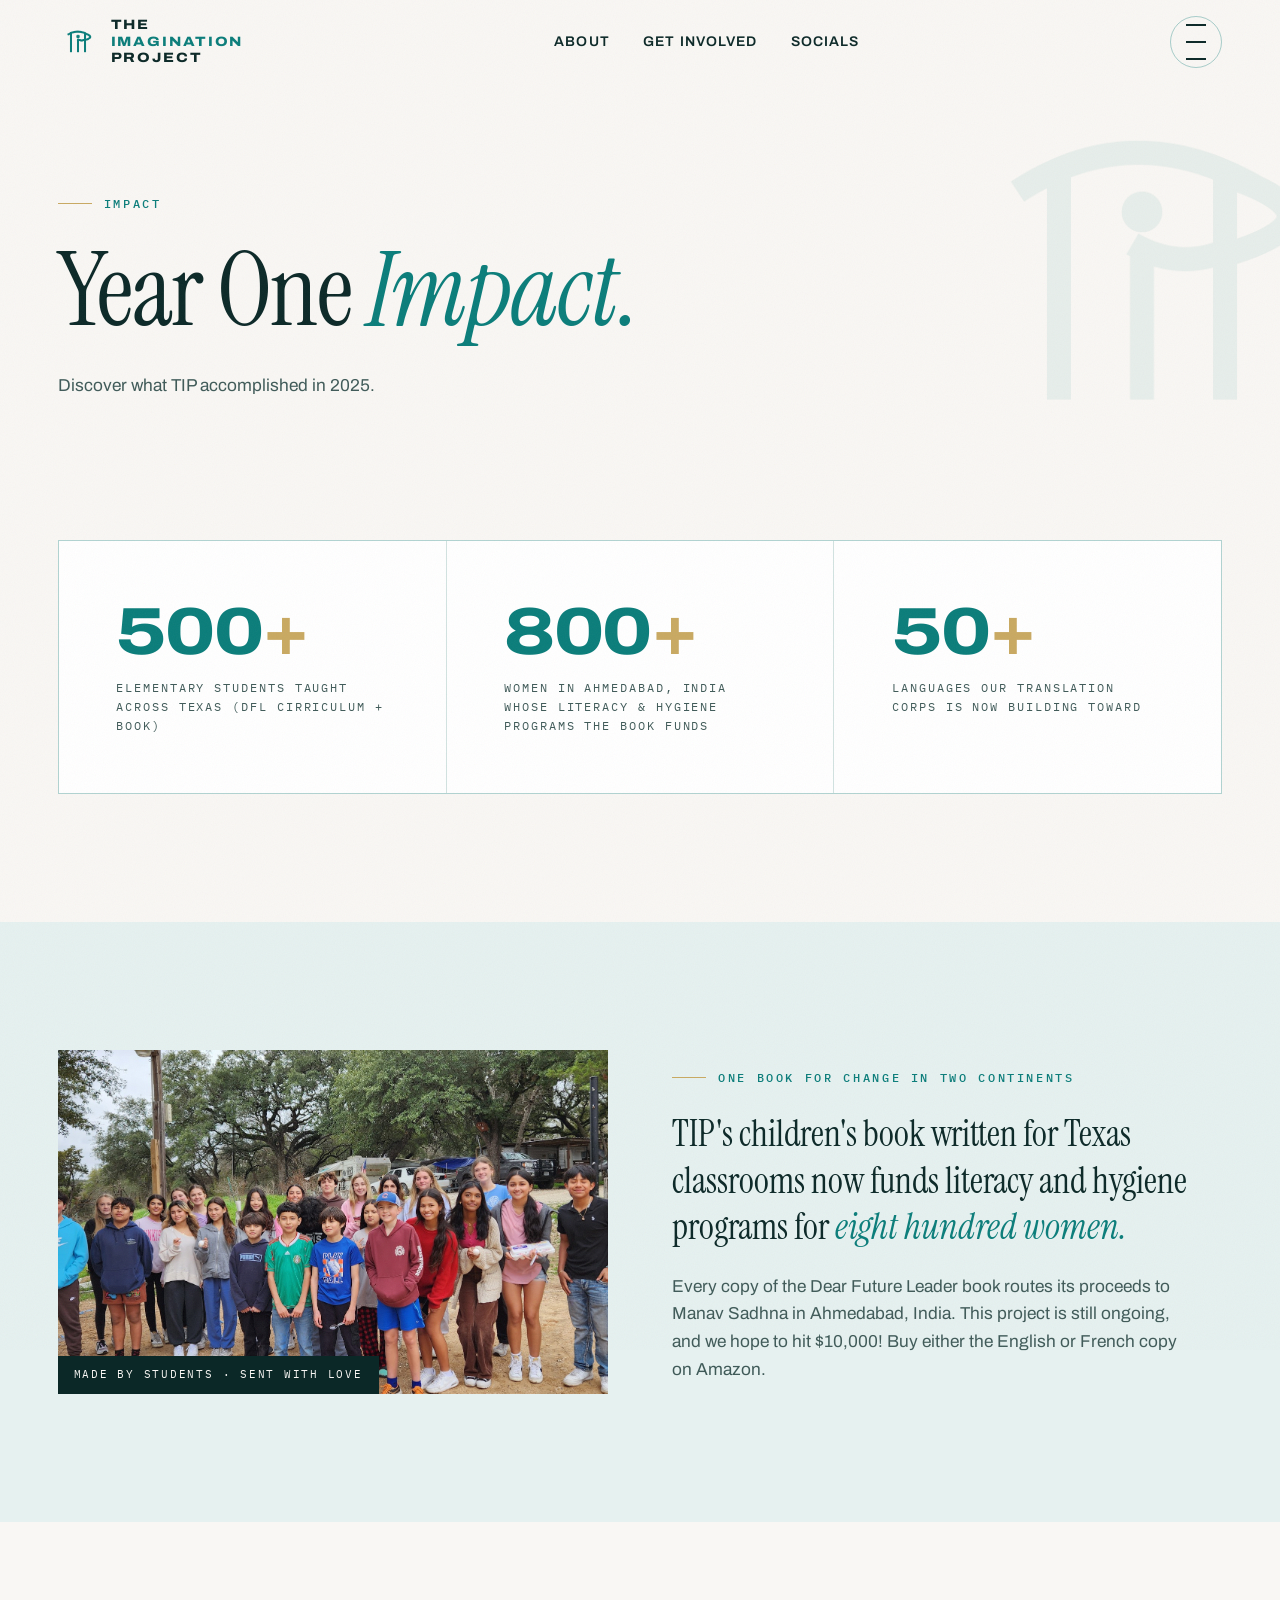
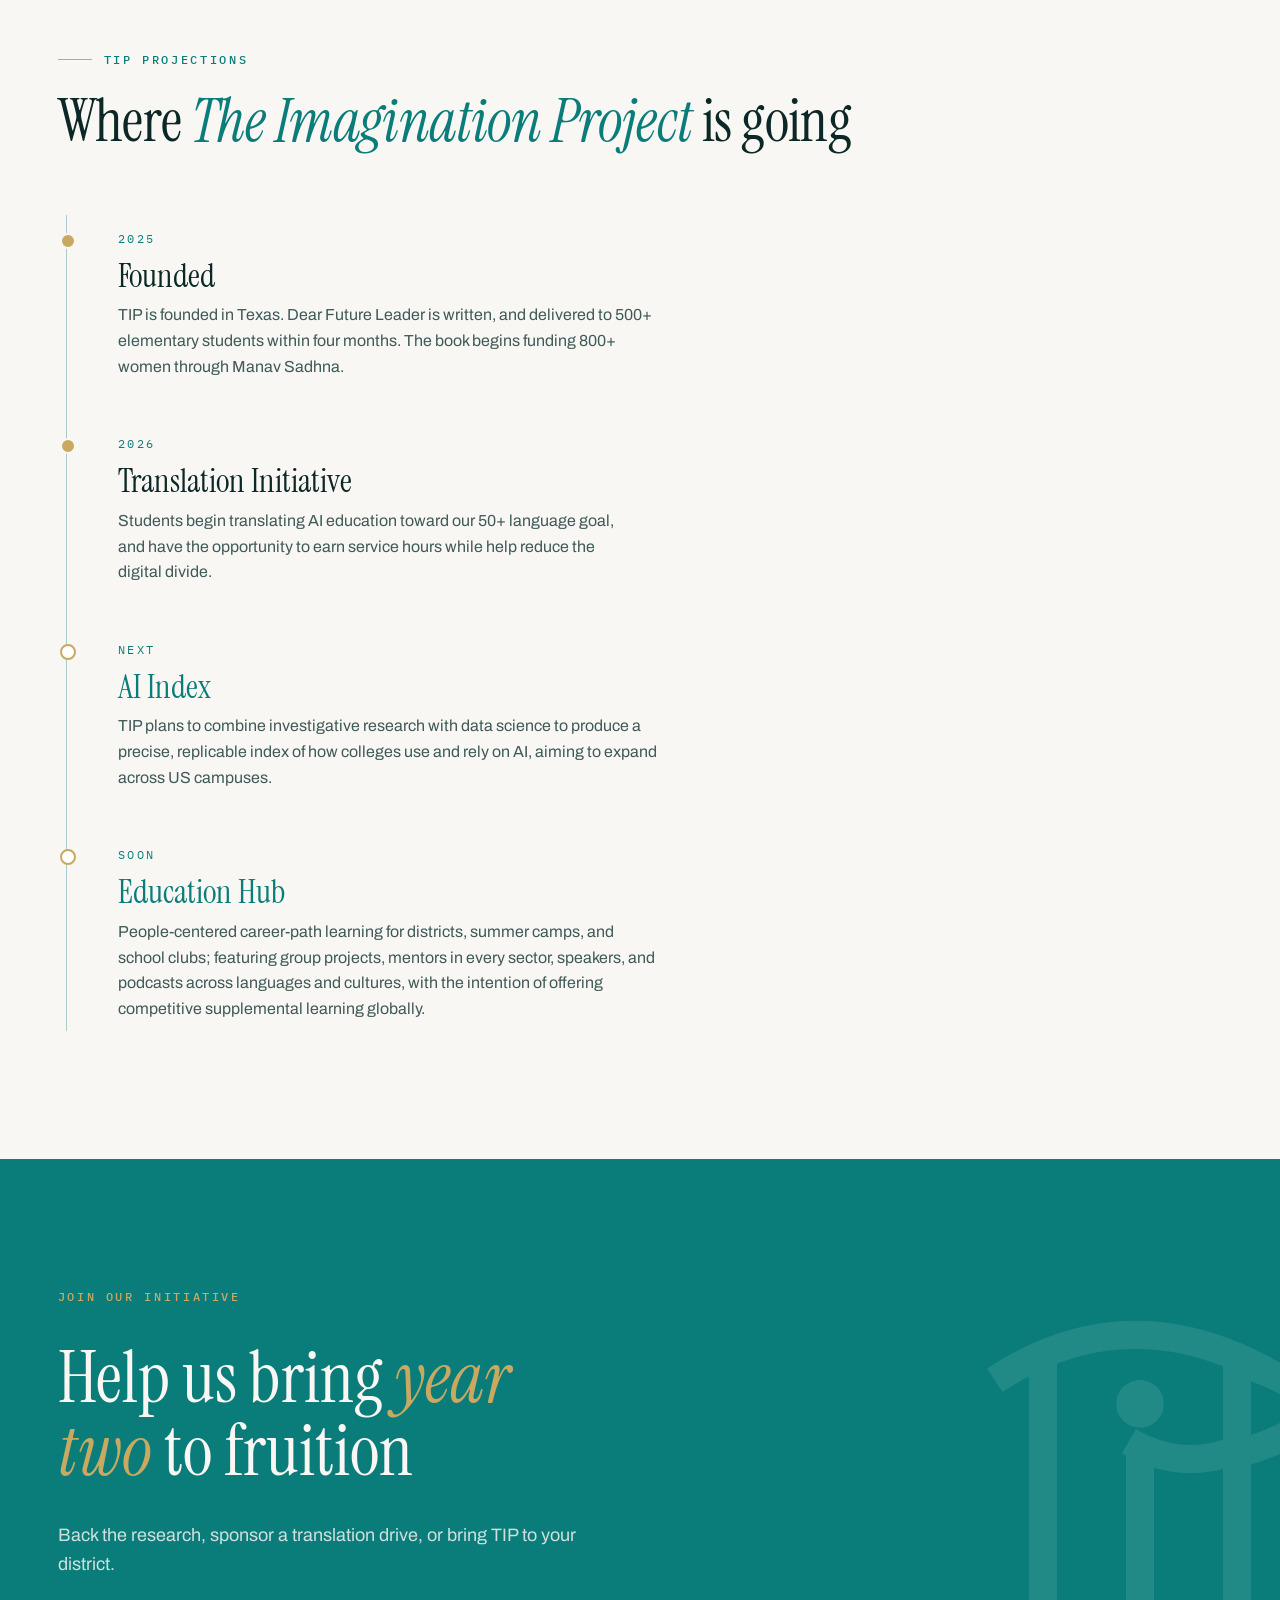
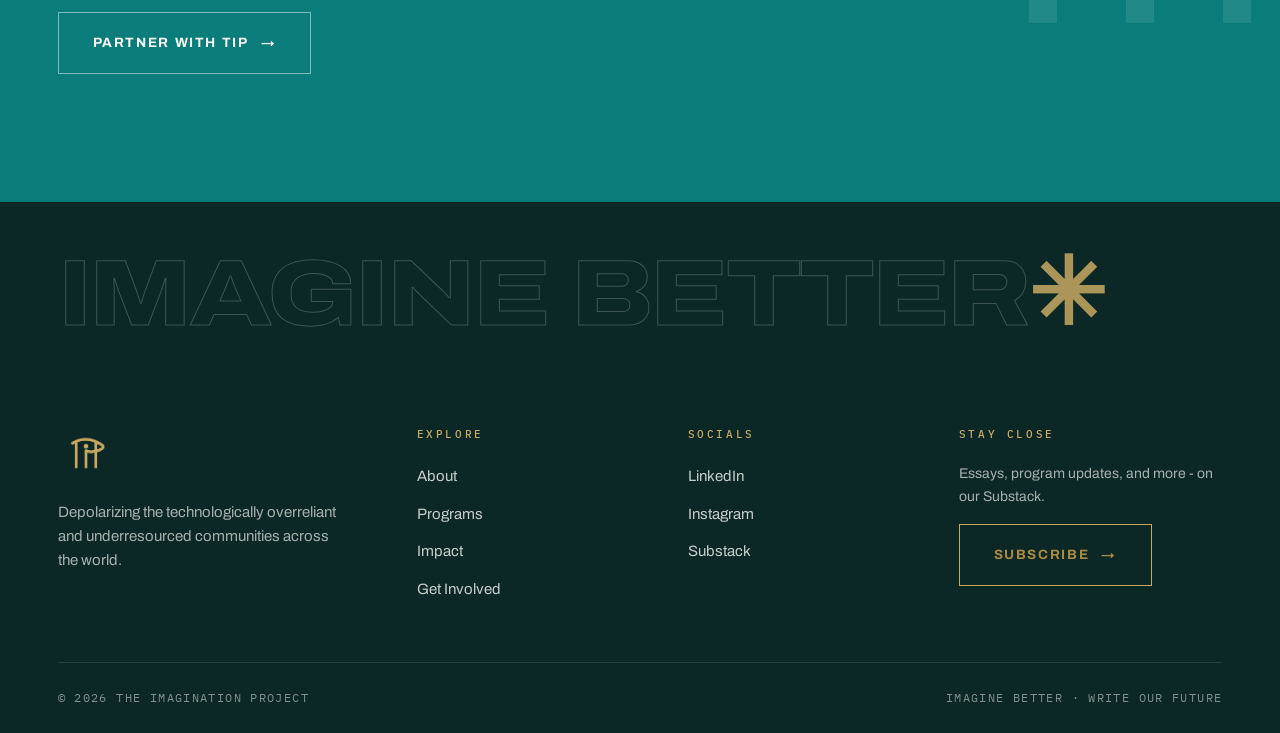
<file: tip-site/impact.html>
<!DOCTYPE html>
<html lang="en">
<head>
<meta charset="UTF-8" />
<meta name="viewport" content="width=device-width, initial-scale=1.0" />
<title>Impact — The Imagination Project</title>
<meta name="description" content="500+ students taught, 800+ women funded, and a roadmap that only gets bigger." />
<link rel="icon" type="image/png" href="assets/logo-teal.png" />
<link rel="preconnect" href="https://fonts.googleapis.com" />
<link rel="preconnect" href="https://fonts.gstatic.com" crossorigin />
<link href="https://fonts.googleapis.com/css2?family=Archivo:ital,wdth,wght@0,62..125,100..900;1,62..125,100..900&family=IBM+Plex+Mono:wght@400;500&family=Instrument+Serif:ital@0;1&display=swap" rel="stylesheet" />
<link rel="stylesheet" href="css/main.css" />
<style>
  .big-stats{display:grid;grid-template-columns:repeat(3,1fr);gap:1px;background:var(--line);border:1px solid var(--line);}
  .big-stats .stat{background:var(--white);padding:clamp(36px,4.5vw,64px);}
  @media(max-width:860px){.big-stats{grid-template-columns:1fr;}}

  .story{background:var(--teal-tint);}
  .story .photo{aspect-ratio:16/10;}
  .story blockquote{
    font-family:var(--serif);font-size:clamp(24px,2.8vw,38px);line-height:1.3;color:var(--teal-ink);text-wrap:balance;
  }
  .story blockquote em{font-style:italic;color:var(--teal);}

  .timeline{border-left:1px solid var(--line-strong);margin-left:8px;display:grid;gap:clamp(34px,4vw,54px);padding:10px 0 10px clamp(28px,4vw,60px);}
  .t-item{position:relative;}
  .t-item::before{
    content:"";position:absolute;left:calc(-1 * clamp(28px,4vw,60px) - 6.5px);top:8px;
    width:12px;height:12px;border-radius:50%;background:var(--gold);border:2px solid var(--cream);
  }
  .t-item .yr{font-family:var(--mono);font-size:12px;letter-spacing:.2em;color:var(--teal);text-transform:uppercase;}
  .t-item h3{font-family:var(--serif);font-size:clamp(24px,2.6vw,34px);margin:8px 0 10px;color:var(--teal-ink);}
  .t-item p{color:var(--ink-soft);max-width:60ch;text-wrap:pretty;}
  .t-item.future h3{color:var(--teal);}
  .t-item.future::before{background:var(--white);border-color:var(--gold);}
</style>
</head>
<body>

<header class="nav">
  <div class="wrap">
    <a class="brand" href="index.html" aria-label="The Imagination Project — home">
      <img src="assets/logo-teal.png" alt="TIP logo" />
      <b>The<br /><span>Imagination</span><br />Project</b>
    </a>
    <nav class="nav-links" aria-label="Primary">
      <a href="about.html">About</a>
      <a href="get-involved.html">Get Involved</a>
      <div class="nav-drop">
        <button type="button" aria-haspopup="true">Socials</button>
        <div class="menu">
          <a href="https://www.linkedin.com/company/the-imagination-project-foundation" target="_blank" rel="noopener">LinkedIn <span>↗</span></a>
          <a href="https://www.instagram.com/tipthinker/" target="_blank" rel="noopener">Instagram <span>↗</span></a>
          <a href="https://theimaginationproject.substack.com/" target="_blank" rel="noopener">Substack <span>↗</span></a>
        </div>
      </div>
    </nav>
    <button class="burger" type="button" aria-label="Open menu">
      <span></span><span></span><span></span>
    </button>
  </div>
</header>

<aside class="drawer" aria-label="Menu">
  <p class="d-label">Explore</p>
  <nav>
    <a href="programs.html"><i>01</i>Programs</a>
    <a href="impact.html"><i>02</i>Impact</a>
    <a href="about.html"><i>03</i>About</a>
    <a href="get-involved.html"><i>04</i>Get Involved</a>
  </nav>
  <div class="d-foot">
    <a href="https://www.linkedin.com/company/the-imagination-project-foundation" target="_blank" rel="noopener">LinkedIn</a>
    <a href="https://www.instagram.com/tipthinker/" target="_blank" rel="noopener">Instagram</a>
    <a href="https://theimaginationproject.substack.com/" target="_blank" rel="noopener">Substack</a>
  </div>
</aside>
<div class="scrim"></div>

<section class="page-hero" data-screen-label="Impact hero">
  <img class="ghost" src="assets/logo-teal.png" alt="" aria-hidden="true" />
  <div class="wrap">
    <span class="eyebrow kicker">Impact</span>
    <h1>Year One <em>Impact.</em></h1>
    <p class="lead">Discover what TIP accomplished in 2025.</p>
  </div>
</section>

<!-- NUMBERS -->
<section class="sec-pad" style="padding-top:clamp(40px,5vw,70px);" data-screen-label="Numbers">
  <div class="wrap">
    <div class="big-stats reveal" data-stagger>
      <div class="stat"><b data-count="500" data-suffix="+">500</b><span>Elementary students taught across Texas (DFL cirriculum + book) </span></div>
      <div class="stat"><b data-count="800" data-suffix="+">800</b><span>Women in Ahmedabad, India whose literacy &amp; hygiene programs the book funds</span></div>
      <div class="stat"><b data-count="50" data-suffix="+">50</b><span>Languages our translation corps is now building toward</span></div>
    </div>
  </div>
</section>

<!-- STORY -->
<section class="story sec-pad" data-screen-label="Story">
  <div class="wrap grid-2">
    <div class="photo reveal"><img src="assets/valentines.jpg" alt="Handmade cards from TIP students" /><span class="cap">Made by students · sent with love</span></div>
    <div class="reveal">
      <span class="eyebrow">One book for change in two continents</span>
      <blockquote style="margin-top:24px;">TIP's children's book written for Texas classrooms now funds literacy and hygiene programs for <em>eight hundred women.</em></blockquote>
      <p class="lead" style="margin-top:22px;">Every copy of the Dear Future Leader book routes its proceeds to Manav Sadhna in Ahmedabad, India. This project is still ongoing, and we hope to hit $10,000! Buy either the English or French copy on Amazon. </p>
    </div>
  </div>
</section>

<!-- TIMELINE -->
<section class="sec-pad" data-screen-label="Roadmap">
  <div class="wrap">
    <div class="sec-head reveal">
      <span class="eyebrow">TIP projections</span>
      <h2 class="sec">Where <em>The Imagination Project</em> is going</h2>
    </div>
    <div class="timeline reveal" data-stagger>
      <div class="t-item">
        <span class="yr">2025</span>
        <h3>Founded</h3>
        <p>TIP is founded in Texas. Dear Future Leader is written, and delivered to 500+ elementary students within four months. The book begins funding 800+ women through Manav Sadhna.</p>
      </div>
      <div class="t-item">
        <span class="yr">2026</span>
        <h3>Translation Initiative</h3>
        <p>Students begin translating AI education toward our 50+ language goal, and have the opportunity to earn service hours while help reduce the digital divide.</p>
      </div>
      <div class="t-item future">
        <span class="yr">Next</span>
        <h3>AI Index</h3>
        <p>TIP plans to combine investigative research with data science to produce a precise, replicable index of how colleges use and rely on AI, aiming to expand across US campuses.</p>
      </div>
      <div class="t-item future">
        <span class="yr">Soon</span>
        <h3>Education Hub</h3>
        <p>People-centered career-path learning for districts, summer camps, and school clubs; featuring group projects, mentors in every sector, speakers, and podcasts across languages and cultures, with the intention of offering competitive supplemental learning globally.</p>
      </div>
    </div>
  </div>
</section>

<!-- CTA -->
<section class="cta-band" data-screen-label="CTA">
  <img class="ghost" src="assets/logo-cream.png" alt="" aria-hidden="true" />
  <div class="wrap">
    <span class="eyebrow no-rule" style="color:var(--gold);">Join our initiative</span>
    <h2>Help us bring <em>year two</em> to fruition</h2>
    <p>Back the research, sponsor a translation drive, or bring TIP to your district.</p>
    <a class="btn btn-light" href="get-involved.html#partner">Partner with TIP <span class="arr">→</span></a>
  </div>
</section>

<footer>
  <div class="wrap">
    <div class="fmark" aria-hidden="true">Imagine Better<i>✳</i></div>
    <div class="top">
      <div class="fbrand">
        <img src="assets/logo-gold.png" alt="TIP logo" />
        <p>Depolarizing the technologically overreliant and underresourced communities across the world.</p>
      </div>
      <div>
        <h4>Explore</h4>
        <ul>
          <li><a href="about.html">About</a></li>
          <li><a href="programs.html">Programs</a></li>
          <li><a href="impact.html">Impact</a></li>
          <li><a href="get-involved.html">Get Involved</a></li>
        </ul>
      </div>
      <div>
        <h4>Socials</h4>
        <ul>
          <li><a href="https://www.linkedin.com/company/the-imagination-project-foundation" target="_blank" rel="noopener">LinkedIn</a></li>
          <li><a href="https://www.instagram.com/tipthinker/" target="_blank" rel="noopener">Instagram</a></li>
          <li><a href="https://theimaginationproject.substack.com/" target="_blank" rel="noopener">Substack</a></li>
        </ul>
      </div>
      <div class="news">
        <h4>Stay close</h4>
        <p>Essays, program updates, and more - on our Substack.</p>
        <a class="btn btn-gold" href="https://theimaginationproject.substack.com/" target="_blank" rel="noopener">Subscribe <span class="arr">→</span></a>
      </div>
    </div>
    <div class="bottom">
      <span>© <span id="year">2026</span> The Imagination Project</span>
      <span>Imagine better · write our future</span>
    </div>
  </div>
</footer>

<script src="js/main.js"></script>
</body>
</html>
</file>
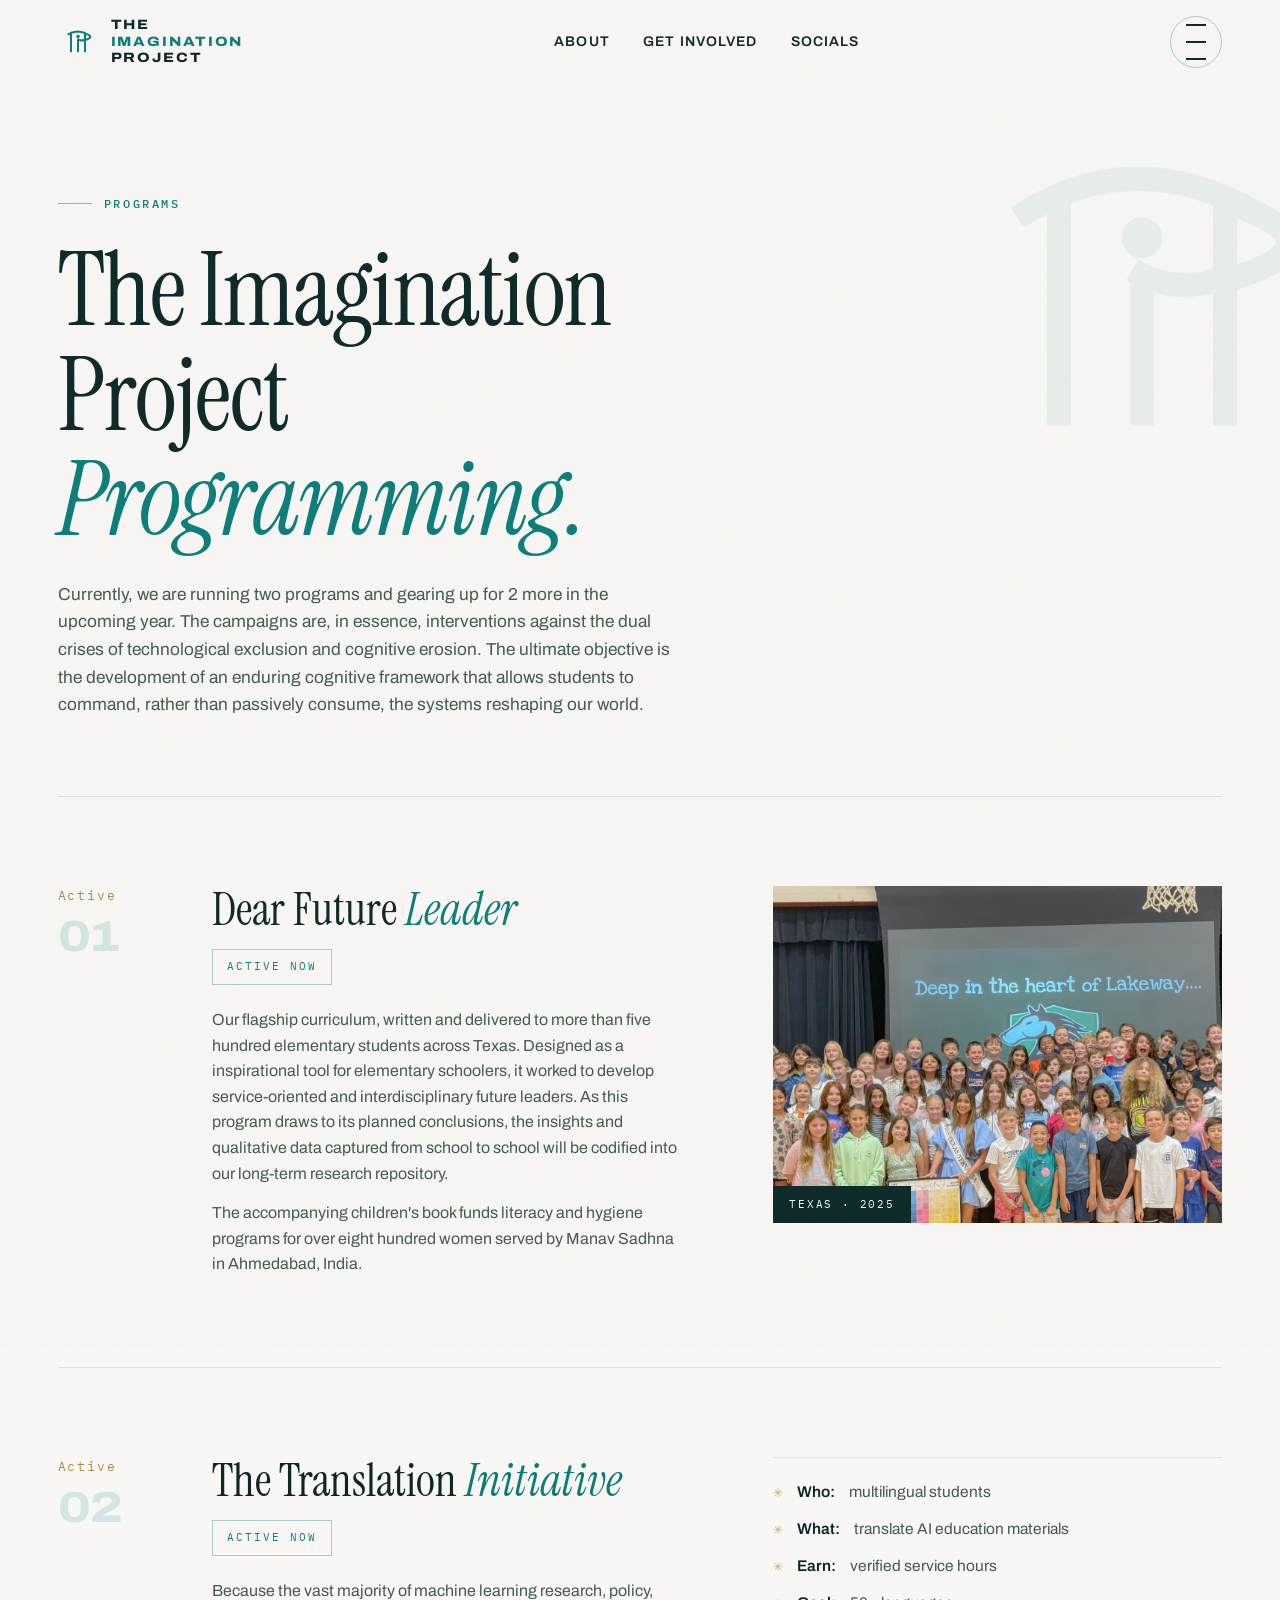
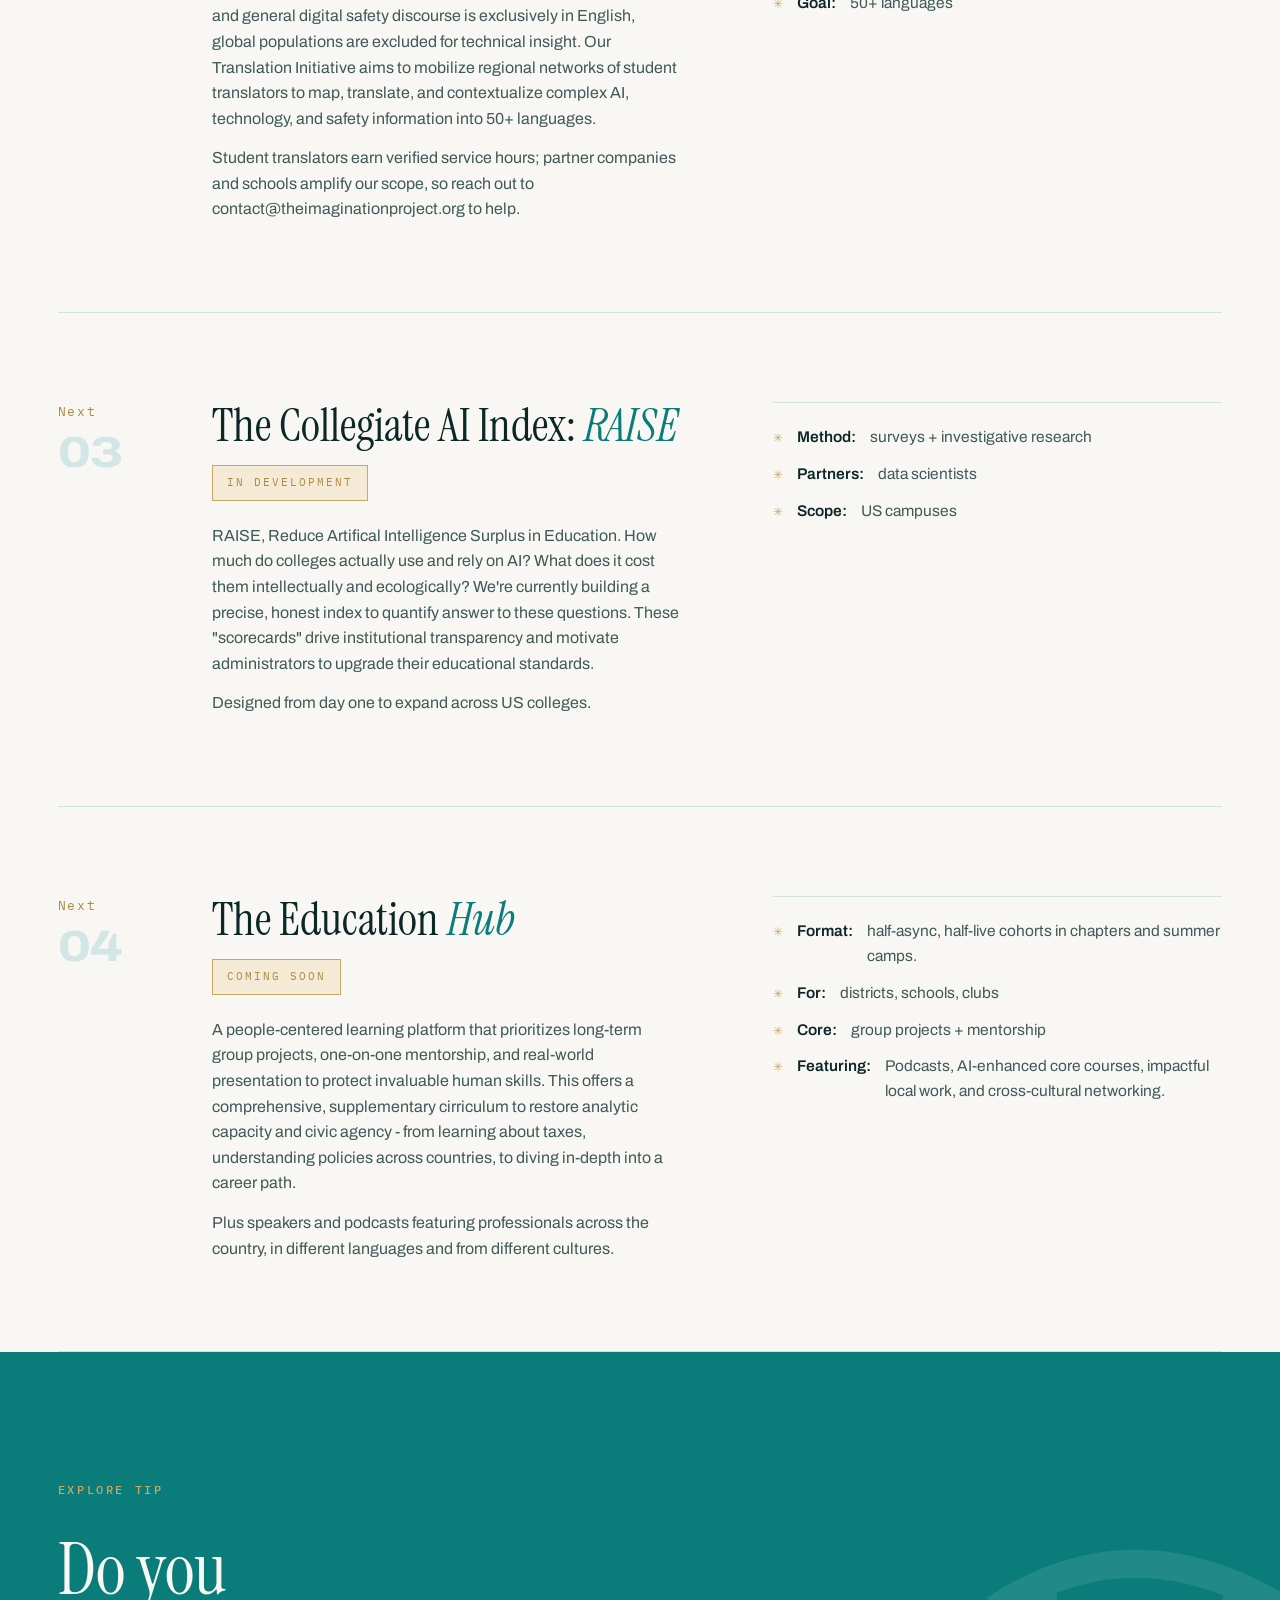
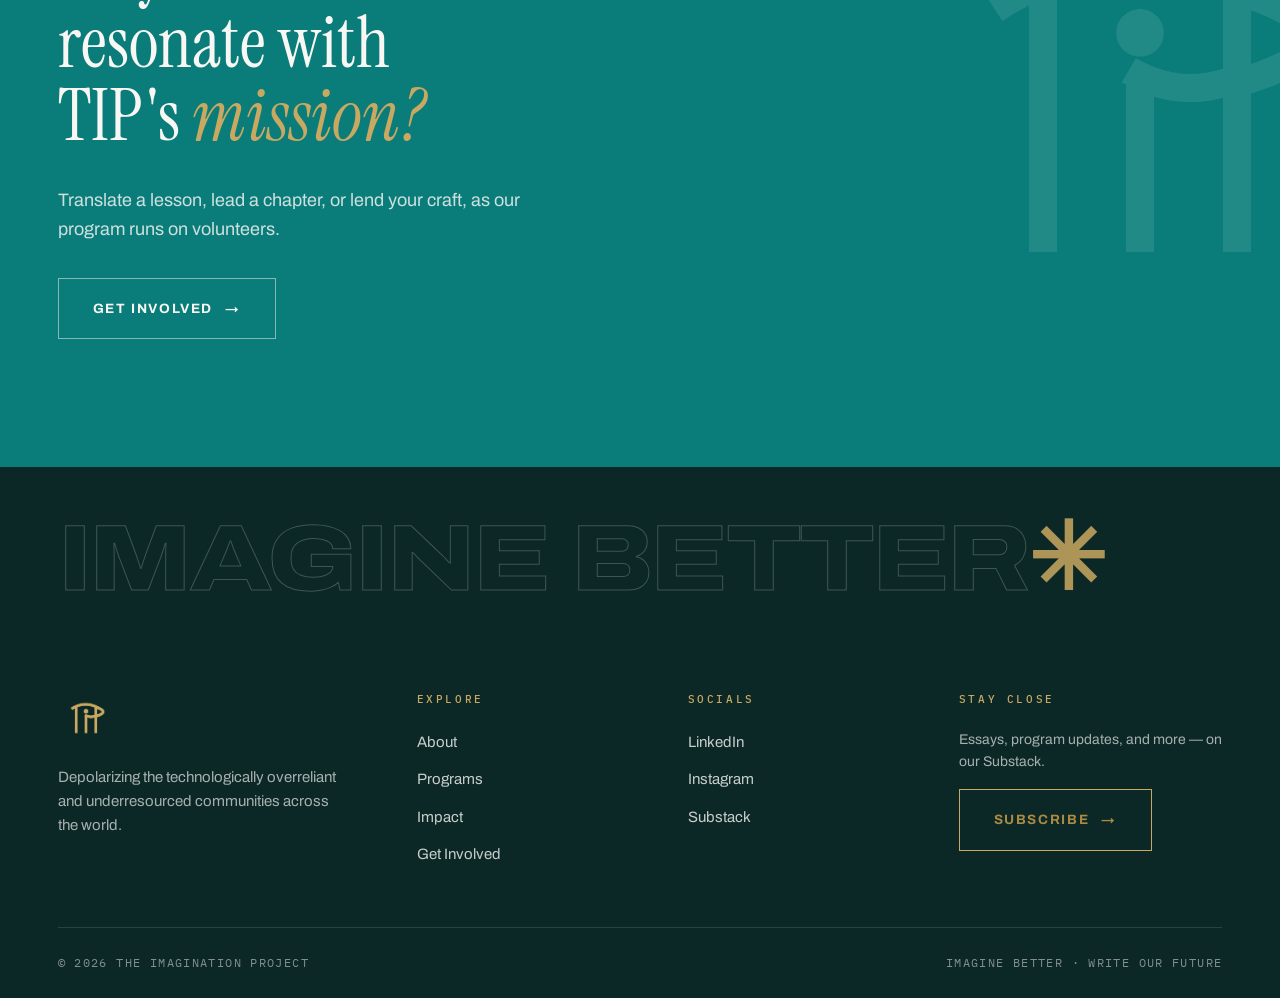
<file: tip-site/programs.html>
<!DOCTYPE html>
<html lang="en">
<head>
<meta charset="UTF-8" />
<meta name="viewport" content="width=device-width, initial-scale=1.0" />
<title>Programs — The Imagination Project</title>
<meta name="description" content="Dear Future Leader, the Translation Initiative, the AI Index, and the Education Hub." />
<link rel="icon" type="image/png" href="assets/logo-teal.png" />
<link rel="preconnect" href="https://fonts.googleapis.com" />
<link rel="preconnect" href="https://fonts.gstatic.com" crossorigin />
<link href="https://fonts.googleapis.com/css2?family=Archivo:ital,wdth,wght@0,62..125,100..900;1,62..125,100..900&family=IBM+Plex+Mono:wght@400;500&family=Instrument+Serif:ital@0;1&display=swap" rel="stylesheet" />
<link rel="stylesheet" href="css/main.css" />
<style>
  .prog{
    display:grid;grid-template-columns:110px minmax(280px,1.15fr) minmax(280px,1fr);
    gap:clamp(26px,3.5vw,64px);padding:clamp(60px,7vw,100px) 0;border-bottom:1px solid var(--line);
    scroll-margin-top:90px;align-items:start;
  }
  .prog:first-child{border-top:1px solid var(--line);}
  .prog .no{font-family:var(--mono);font-size:13px;color:var(--gold-deep);letter-spacing:.14em;position:sticky;top:110px;}
  .prog .no b{display:block;font-family:var(--sans);font-weight:800;font-variation-settings:"wdth" 120;font-size:clamp(34px,3.4vw,52px);color:var(--teal-tint-2);line-height:1;margin-top:8px;letter-spacing:-.02em;}
  .prog h2{font-family:var(--serif);font-size:clamp(32px,3.6vw,52px);color:var(--teal-ink);}
  .prog h2 em{font-style:italic;color:var(--teal);}
  .prog .status{
    display:inline-block;font-family:var(--mono);font-size:11px;letter-spacing:.18em;text-transform:uppercase;white-space:nowrap;
    padding:8px 14px;border:1px solid var(--line-strong);color:var(--teal);margin:16px 0 22px;
  }
  .prog .status.soon{border-color:var(--gold);color:var(--gold-deep);background:var(--gold-tint);}
  .prog p{color:var(--ink-soft);max-width:52ch;text-wrap:pretty;}
  .prog p+p{margin-top:14px;}
  .prog .side .photo{aspect-ratio:4/3;}
  .prog .side ul{list-style:none;display:grid;gap:12px;border-top:1px solid var(--line);padding-top:22px;}
  .prog .side ul li{display:flex;gap:14px;align-items:baseline;color:var(--ink-soft);font-size:15.5px;}
  .prog .side ul li::before{content:"✳";color:var(--gold);font-size:12px;flex:none;}
  .prog .side ul li b{color:var(--teal-ink);font-weight:600;}
  @media(max-width:1020px){
    .prog{grid-template-columns:64px 1fr;}
    .prog .side{grid-column:2;}
  }
  @media(max-width:640px){
    .prog{grid-template-columns:1fr;}
    .prog .no{position:static;}
    .prog .side{grid-column:1;}
  }
</style>
</head>
<body>

<header class="nav">
  <div class="wrap">
    <a class="brand" href="index.html" aria-label="The Imagination Project — home">
      <img src="assets/logo-teal.png" alt="TIP logo" />
      <b>The<br /><span>Imagination</span><br />Project</b>
    </a>
    <nav class="nav-links" aria-label="Primary">
      <a href="about.html">About</a>
      <a href="get-involved.html">Get Involved</a>
      <div class="nav-drop">
        <button type="button" aria-haspopup="true">Socials</button>
        <div class="menu">
          <a href="https://www.linkedin.com/company/the-imagination-project-foundation" target="_blank" rel="noopener">LinkedIn <span>↗</span></a>
          <a href="https://www.instagram.com/tipthinker/" target="_blank" rel="noopener">Instagram <span>↗</span></a>
          <a href="https://theimaginationproject.substack.com/" target="_blank" rel="noopener">Substack <span>↗</span></a>
        </div>
      </div>
    </nav>
    <button class="burger" type="button" aria-label="Open menu">
      <span></span><span></span><span></span>
    </button>
  </div>
</header>

<aside class="drawer" aria-label="Menu">
  <p class="d-label">Explore</p>
  <nav>
    <a href="programs.html"><i>01</i>Programs</a>
    <a href="impact.html"><i>02</i>Impact</a>
    <a href="about.html"><i>03</i>About</a>
    <a href="get-involved.html"><i>04</i>Get Involved</a>
  </nav>
  <div class="d-foot">
    <a href="https://www.linkedin.com/company/the-imagination-project-foundation" target="_blank" rel="noopener">LinkedIn</a>
    <a href="https://www.instagram.com/tipthinker/" target="_blank" rel="noopener">Instagram</a>
    <a href="https://theimaginationproject.substack.com/" target="_blank" rel="noopener">Substack</a>
  </div>
</aside>
<div class="scrim"></div>

<section class="page-hero" data-screen-label="Programs hero">
  <img class="ghost" src="assets/logo-teal.png" alt="" aria-hidden="true" />
  <div class="wrap">
    <span class="eyebrow kicker">Programs</span>
    <h1>The Imagination Project <em> Programming.</em></h1>
    <p class="lead">Currently, we are running two programs and gearing up for 2 more in the upcoming year. The campaigns are, in essence, interventions against the dual crises of technological exclusion and cognitive erosion. The ultimate objective is the development of an enduring cognitive framework that allows students to command, rather than passively consume, the systems reshaping our world. </p>
  </div>
</section>

<section data-screen-label="Program list">
  <div class="wrap">

    <div class="prog" id="dfl">
      <div class="no">Active<b>01</b></div>
      <div class="reveal">
        <h2>Dear Future <em>Leader</em></h2>
        <span class="status">Active now</span>
        <p>Our flagship curriculum, written and delivered to more than five hundred elementary students across Texas. Designed as a inspirational tool for elementary schoolers, it worked to develop service-oriented and interdisciplinary future leaders. As this program draws to its planned conclusions, the insights and qualitative data captured from school to school will be codified into our long-term research repository. </p>
        <p>The accompanying children's book funds literacy and hygiene programs for over eight hundred women served by Manav Sadhna in Ahmedabad, India.</p>
      </div>
      <div class="side reveal">
        <div class="photo"><img src="assets/assembly-hero.jpg" alt="Dear Future Leader assembly" /><span class="cap">Texas · 2025</span></div>
      </div>
    </div>

    <div class="prog" id="translate">
      <div class="no">Active<b>02</b></div>
      <div class="reveal">
        <h2>The Translation <em>Initiative</em></h2>
        <span class="status">Active now</span>
        <p>Because the vast majority of machine learning research, policy, and general digital safety discourse is exclusively in English, global populations are excluded for technical insight. Our Translation Initiative aims to mobilize regional networks of student translators to map, translate, and contextualize complex AI, technology, and safety information into 50+ languages.</p>
        <p>Student translators earn verified service hours; partner companies and schools amplify our scope, so reach out to contact@theimaginationproject.org to help.</p>
      </div>
      <div class="side reveal">
        <ul>
          <li><b>Who:</b> multilingual students</li>
          <li><b>What:</b> translate AI education materials</li>
          <li><b>Earn:</b> verified service hours </li>
          <li><b>Goal:</b> 50+ languages</li>
        </ul>
      </div>
    </div>

    <div class="prog" id="index">
      <div class="no">Next<b>03</b></div>
      <div class="reveal">
        <h2>The Collegiate AI Index: <em>RAISE</em></h2>
        <span class="status soon">In development</span>
        <p>RAISE, Reduce Artifical Intelligence Surplus in Education. How much do colleges actually use and rely on AI? What does it cost them intellectually and ecologically? We're currently building a precise, honest index to quantify answer to these questions. These "scorecards" drive institutional transparency and motivate administrators to upgrade their educational standards. </p>
        <p>Designed from day one to expand across US colleges.</p>
      </div>
      <div class="side reveal">
        <ul>
          <li><b>Method:</b> surveys + investigative research</li>
          <li><b>Partners:</b> data scientists</li>
          <li><b>Scope:</b> US campuses</li>
        </ul>
      </div>
    </div>

    <div class="prog" id="hub">
      <div class="no">Next<b>04</b></div>
      <div class="reveal">
        <h2>The Education <em>Hub</em></h2>
        <span class="status soon">Coming soon</span>
        <p>A people-centered learning platform that prioritizes long-term group projects, one-on-one mentorship, and real-world presentation to protect invaluable human skills. This offers a comprehensive, supplementary cirriculum to restore analytic capacity and civic agency - from learning about taxes, understanding policies across countries, to diving in-depth into a career path. </p>
        <p>Plus speakers and podcasts featuring professionals across the country, in different languages and from different cultures.</p>
      </div>
      <div class="side reveal">
        <ul>
          <li><b>Format:</b> half-async, half-live cohorts in chapters and summer camps. </li>
          <li><b>For:</b> districts, schools, clubs</li>
          <li><b>Core:</b> group projects + mentorship</li>
          <li><b>Featuring:</b> Podcasts, AI-enhanced core courses, impactful local work, and cross-cultural networking. </li>
        </ul>
      </div>
    </div>

  </div>
</section>

<!-- CTA -->
<section class="cta-band" data-screen-label="CTA">
  <img class="ghost" src="assets/logo-cream.png" alt="" aria-hidden="true" />
  <div class="wrap">
    <span class="eyebrow no-rule" style="color:var(--gold);">Explore TIP</span>
    <h2>Do you resonate with TIP's <em>mission?</em></h2>
    <p>Translate a lesson, lead a chapter, or lend your craft, as our program runs on volunteers.</p>
    <a class="btn btn-light" href="get-involved.html">Get involved <span class="arr">→</span></a>
  </div>
</section>

<footer>
  <div class="wrap">
    <div class="fmark" aria-hidden="true">Imagine Better<i>✳</i></div>
    <div class="top">
      <div class="fbrand">
        <img src="assets/logo-gold.png" alt="TIP logo" />
        <p>Depolarizing the technologically overreliant and underresourced communities across the world.</p>
      </div>
      <div>
        <h4>Explore</h4>
        <ul>
          <li><a href="about.html">About</a></li>
          <li><a href="programs.html">Programs</a></li>
          <li><a href="impact.html">Impact</a></li>
          <li><a href="get-involved.html">Get Involved</a></li>
        </ul>
      </div>
      <div>
        <h4>Socials</h4>
        <ul>
          <li><a href="https://www.linkedin.com/company/the-imagination-project-foundation" target="_blank" rel="noopener">LinkedIn</a></li>
          <li><a href="https://www.instagram.com/tipthinker/" target="_blank" rel="noopener">Instagram</a></li>
          <li><a href="https://theimaginationproject.substack.com/" target="_blank" rel="noopener">Substack</a></li>
        </ul>
      </div>
      <div class="news">
        <h4>Stay close</h4>
        <p>Essays, program updates, and more — on our Substack.</p>
        <a class="btn btn-gold" href="https://theimaginationproject.substack.com/" target="_blank" rel="noopener">Subscribe <span class="arr">→</span></a>
      </div>
    </div>
    <div class="bottom">
      <span>© <span id="year">2026</span> The Imagination Project</span>
      <span>Imagine better · write our future</span>
    </div>
  </div>
</footer>

<script src="js/main.js"></script>
</body>
</html>
</file>
<file: tip-site/css/main.css>
/* ==========================================================================
   THE IMAGINATION PROJECT — tip-site/css/main.css
   Bright, sophisticated. Cream #f9f7f4 · Teal #0a7d7a · Gold #c9a961
   Type: Instrument Serif (display) · Archivo (sans, variable width) · IBM Plex Mono (labels)
   ========================================================================== */

:root{
  --cream:#f9f7f4;
  --white:#ffffff;
  --teal:#0a7d7a;
  --teal-deep:#075e5b;
  --teal-ink:#0b2827;
  --teal-tint:#e6f1f0;
  --teal-tint-2:#d2e7e5;
  --gold:#c9a961;
  --gold-deep:#ab8a41;
  --gold-tint:#f4ead6;
  --ink:#122c2b;
  --ink-soft:#3f5a58;
  --line:rgba(10,125,122,.16);
  --line-strong:rgba(10,125,122,.34);
  --serif:"Instrument Serif",Georgia,serif;
  --sans:"Archivo",Helvetica,Arial,sans-serif;
  --mono:"IBM Plex Mono",ui-monospace,monospace;
  --ease:cubic-bezier(.22,1,.36,1);
  --ease-io:cubic-bezier(.65,0,.35,1);
  --nav-h:84px;
}

*{margin:0;padding:0;box-sizing:border-box;}
html{scroll-behavior:smooth;}
body{
  font-family:var(--sans);
  font-variation-settings:"wdth" 100;
  background:var(--cream);
  color:var(--ink);
  -webkit-font-smoothing:antialiased;
  line-height:1.6;
  overflow-x:hidden;
}
/* film grain */
body::after{
  content:"";position:fixed;inset:-50%;z-index:999;pointer-events:none;opacity:.05;
  background-image:url("data:image/svg+xml,%3Csvg xmlns='http://www.w3.org/2000/svg' width='300' height='300'%3E%3Cfilter id='n'%3E%3CfeTurbulence type='fractalNoise' baseFrequency='0.9' numOctaves='2'/%3E%3C/filter%3E%3Crect width='300' height='300' filter='url(%23n)'/%3E%3C/svg%3E");
  animation:grain 7s steps(10) infinite;
}
@keyframes grain{
  0%,100%{transform:translate(0,0);}10%{transform:translate(-3%,-6%);}30%{transform:translate(4%,-3%);}
  50%{transform:translate(-4%,5%);}70%{transform:translate(5%,3%);}90%{transform:translate(-2%,4%);}
}
@media(prefers-reduced-motion:reduce){body::after{animation:none;}}
img{max-width:100%;display:block;}
a{color:var(--teal);text-decoration:none;}
a:hover{color:var(--teal-deep);}
::selection{background:var(--gold);color:var(--teal-ink);}

.wrap{max-width:1360px;margin:0 auto;padding:0 clamp(22px,4.5vw,72px);}

/* ---------- type ---------- */
.eyebrow{
  font-family:var(--mono);font-size:12px;letter-spacing:.22em;text-transform:uppercase;
  color:var(--teal);display:inline-flex;align-items:center;gap:12px;font-weight:500;
}
.eyebrow::before{content:"";width:34px;height:1px;background:var(--gold);display:inline-block;}
.eyebrow.no-rule::before{display:none;}
h1,h2,h3{font-weight:400;line-height:1.02;text-wrap:balance;}
.display{
  font-family:var(--sans);font-weight:800;font-variation-settings:"wdth" 118;
  text-transform:uppercase;letter-spacing:-.015em;
}
.serif{font-family:var(--serif);}
.serif-i{font-family:var(--serif);font-style:italic;}
h2.sec{
  font-family:var(--serif);font-size:clamp(38px,4.6vw,68px);letter-spacing:-.01em;color:var(--teal-ink);
}
h2.sec em{font-style:italic;color:var(--teal);}
.lead{font-size:clamp(17px,1.35vw,21px);color:var(--ink-soft);max-width:62ch;text-wrap:pretty;}

/* ---------- nav ---------- */
.nav{
  position:fixed;inset:0 0 auto 0;z-index:200;height:var(--nav-h);
  display:flex;align-items:center;
  transition:background .35s var(--ease),box-shadow .35s var(--ease),height .35s var(--ease);
}
.nav.scrolled{background:rgba(249,247,244,.86);backdrop-filter:blur(14px);box-shadow:0 1px 0 var(--line);height:68px;}
.nav .wrap{width:100%;display:flex;align-items:center;justify-content:space-between;gap:24px;}
.brand{display:flex;align-items:center;gap:13px;color:var(--teal-ink);}
.brand img{height:40px;width:40px;object-fit:contain;}
.brand b{
  font-family:var(--sans);font-weight:800;font-variation-settings:"wdth" 116;
  font-size:13.5px;letter-spacing:.14em;text-transform:uppercase;line-height:1.25;
}
.brand b span{color:var(--teal);}
.nav-links{display:flex;align-items:center;gap:clamp(18px,2.6vw,40px);}
.nav-links>a,.nav-drop>button{
  font-family:var(--sans);font-weight:600;font-size:14px;letter-spacing:.08em;text-transform:uppercase;
  color:var(--teal-ink);background:none;border:0;cursor:pointer;position:relative;padding:6px 0;
}
.nav-links>a::after,.nav-drop>button::after{
  content:"";position:absolute;left:0;bottom:0;height:2px;width:100%;background:var(--gold);
  transform:scaleX(0);transform-origin:right;transition:transform .35s var(--ease);
}
.nav-links>a:hover::after,.nav-drop:hover>button::after{transform:scaleX(1);transform-origin:left;}
.nav-drop{position:relative;}
.nav-drop .menu{
  position:absolute;top:calc(100% + 14px);right:-10px;min-width:220px;background:var(--white);
  border:1px solid var(--line);box-shadow:0 24px 60px -24px rgba(11,40,39,.28);
  padding:10px;opacity:0;visibility:hidden;transform:translateY(10px);
  transition:all .3s var(--ease);
}
.nav-drop:hover .menu,.nav-drop:focus-within .menu{opacity:1;visibility:visible;transform:none;}
.nav-drop .menu a{
  display:flex;align-items:center;justify-content:space-between;gap:14px;padding:12px 14px;
  font-size:13px;letter-spacing:.1em;text-transform:uppercase;font-weight:600;color:var(--teal-ink);
  transition:background .2s,color .2s;
}
.nav-drop .menu a:hover{background:var(--teal-tint);color:var(--teal);}
.nav-drop .menu a span{font-family:var(--mono);font-size:11px;color:var(--gold-deep);}

/* hamburger */
.burger{
  width:52px;height:52px;border:1px solid var(--line-strong);border-radius:50%;background:transparent;
  display:grid;place-items:center;cursor:pointer;transition:background .25s var(--ease),border-color .25s;
  flex:none;
}
.burger span{display:block;width:20px;height:2px;background:var(--teal-ink);margin:2.5px 0;transition:all .35s var(--ease);}
.burger:hover{background:var(--teal);border-color:var(--teal);}
.burger:hover span{background:#fff;}
body.drawer-open .burger span:nth-child(1){transform:translateY(7px) rotate(45deg);}
body.drawer-open .burger span:nth-child(2){opacity:0;}
body.drawer-open .burger span:nth-child(3){transform:translateY(-7px) rotate(-45deg);}
body.drawer-open .burger{background:var(--teal);border-color:var(--teal);}
body.drawer-open .burger span{background:#fff;}

/* ---------- drawer ---------- */
.drawer{
  position:fixed;top:0;right:0;bottom:0;width:min(520px,92vw);z-index:190;
  background:var(--teal-ink);color:var(--cream);
  transform:translateX(102%);transition:transform .6s var(--ease);
  display:flex;flex-direction:column;justify-content:center;padding:100px clamp(30px,5vw,70px) 60px;
  overflow-y:auto;
}
body.drawer-open .drawer{transform:none;}
.drawer::before{
  content:"";position:absolute;inset:0;background:url("../assets/logo-cream.png") no-repeat right -120px bottom -120px / 420px;
  opacity:.06;pointer-events:none;
}
.drawer .d-label{font-family:var(--mono);font-size:11px;letter-spacing:.26em;text-transform:uppercase;color:var(--gold);margin-bottom:18px;}
.drawer nav{display:flex;flex-direction:column;}
.drawer nav a{
  font-family:var(--serif);font-size:clamp(38px,4.6vw,54px);color:var(--cream);line-height:1.22;
  border-bottom:1px solid rgba(249,247,244,.14);padding:14px 0;display:flex;align-items:baseline;gap:18px;
  transition:padding-left .3s var(--ease),color .3s;
}
.drawer nav a i{font-family:var(--mono);font-style:normal;font-size:12px;color:var(--gold);letter-spacing:.1em;}
.drawer nav a:hover{color:var(--gold);padding-left:14px;}
.drawer .d-foot{margin-top:44px;display:flex;gap:22px;flex-wrap:wrap;}
.drawer .d-foot a{font-family:var(--mono);font-size:12px;letter-spacing:.14em;text-transform:uppercase;color:rgba(249,247,244,.7);}
.drawer .d-foot a:hover{color:var(--gold);}
.scrim{position:fixed;inset:0;background:rgba(11,40,39,.5);z-index:180;opacity:0;visibility:hidden;transition:opacity .4s;}
body.drawer-open .scrim{opacity:1;visibility:visible;}

/* ---------- buttons ---------- */
.btn{
  display:inline-flex;align-items:center;gap:12px;white-space:nowrap;
  font-family:var(--sans);font-weight:700;font-size:13.5px;letter-spacing:.12em;text-transform:uppercase;
  padding:19px 34px;border:1px solid var(--teal);color:var(--teal);background:transparent;
  cursor:pointer;position:relative;overflow:hidden;transition:color .35s var(--ease),border-color .35s;
  isolation:isolate;
}
.btn::before{
  content:"";position:absolute;inset:0;background:var(--teal);z-index:-1;
  transform:translateY(101%);transition:transform .4s var(--ease);
}
.btn:hover{color:var(--cream);}
.btn:hover::before{transform:none;}
.btn .arr{transition:transform .35s var(--ease);}
.btn:hover .arr{transform:translateX(6px);}
.btn-solid{background:var(--teal);color:var(--cream);}
.btn-solid::before{background:var(--gold);}
.btn-solid:hover{color:var(--teal-ink);border-color:var(--gold);}
.btn-gold{border-color:var(--gold);color:var(--gold-deep);}
.btn-gold::before{background:var(--gold);}
.btn-gold:hover{color:var(--teal-ink);}
.btn-light{border-color:rgba(249,247,244,.5);color:var(--cream);}
.btn-light::before{background:var(--cream);}
.btn-light:hover{color:var(--teal-ink);border-color:var(--cream);}

/* ---------- sections ---------- */
section{position:relative;}
.sec-pad{padding:clamp(90px,10vw,150px) 0;}
.sec-head{display:flex;flex-direction:column;gap:22px;margin-bottom:clamp(44px,5vw,72px);max-width:900px;}

/* index rows (editorial list) */
.index-list{border-top:1px solid var(--line);}
.index-row{
  display:grid;grid-template-columns:90px 1fr auto;gap:clamp(20px,4vw,60px);align-items:center;
  padding:clamp(26px,3vw,40px) 0;border-bottom:1px solid var(--line);color:var(--teal-ink);
  transition:padding-left .35s var(--ease);position:relative;
}
a.index-row:hover{padding-left:18px;color:var(--teal-ink);}
a.index-row::after{
  content:"→";position:absolute;right:0;top:50%;transform:translate(-16px,-50%);
  font-size:26px;color:var(--gold);opacity:0;transition:all .35s var(--ease);
}
a.index-row:hover::after{opacity:1;transform:translate(0,-50%);}
a.index-row:hover .tag{opacity:0;}
.index-row .tag{transition:opacity .25s;}
.index-row .no{font-family:var(--mono);font-size:13px;color:var(--gold-deep);letter-spacing:.1em;}
.index-row h3{font-family:var(--serif);font-size:clamp(26px,3vw,40px);}
.index-row p{color:var(--ink-soft);font-size:16px;max-width:56ch;margin-top:6px;text-wrap:pretty;}
.index-row .tag{
  font-family:var(--mono);font-size:11px;letter-spacing:.18em;text-transform:uppercase;
  padding:8px 14px;border:1px solid var(--line-strong);color:var(--teal);white-space:nowrap;
}
.index-row .tag.soon{border-color:var(--gold);color:var(--gold-deep);background:var(--gold-tint);}
.tag-nowrap{white-space:nowrap;}

/* cards */
.card{
  background:var(--white);border:1px solid var(--line);padding:clamp(28px,3vw,44px);
  transition:transform .4s var(--ease),box-shadow .4s var(--ease);
}
.card:hover{transform:translateY(-6px);box-shadow:0 30px 60px -30px rgba(10,125,122,.35);}

/* stat */
.stat b{
  font-family:var(--sans);font-weight:800;font-variation-settings:"wdth" 120;
  font-size:clamp(44px,5.2vw,76px);letter-spacing:-.02em;color:var(--teal);display:block;line-height:1;
}
.stat b i{font-style:normal;color:var(--gold);}
.stat span{font-family:var(--mono);font-size:12px;letter-spacing:.16em;text-transform:uppercase;color:var(--ink-soft);display:block;margin-top:12px;}

/* marquee */
.marquee{overflow:hidden;border-top:1px solid var(--line);border-bottom:1px solid var(--line);padding:22px 0;background:var(--white);}
.marquee .track{display:flex;gap:64px;width:max-content;animation:marq 40s linear infinite;}
.marquee span{
  font-family:var(--serif);font-size:26px;color:var(--teal-ink);white-space:nowrap;display:flex;align-items:center;gap:64px;
}
.marquee span::after{content:"✳";color:var(--gold);font-size:18px;}
@keyframes marq{to{transform:translateX(-50%);}}

/* ---------- CTA band ---------- */
.cta-band{background:var(--teal);color:var(--cream);overflow:hidden;position:relative;}
.cta-band .wrap{padding-top:clamp(90px,10vw,140px);padding-bottom:clamp(90px,10vw,140px);position:relative;z-index:2;display:flex;flex-direction:column;gap:34px;align-items:flex-start;}
.cta-band .ghost{
  position:absolute;right:-140px;top:50%;transform:translateY(-50%);width:min(560px,52vw);opacity:.1;
  pointer-events:none;z-index:1;
}
.cta-band h2{font-family:var(--serif);font-size:clamp(42px,5.6vw,84px);line-height:1.02;max-width:14ch;}
.cta-band h2 em{font-style:italic;color:var(--gold);}
.cta-band p{color:rgba(249,247,244,.82);font-size:18px;max-width:52ch;}

/* ink-fill words (scroll-driven) */
[data-ink] .w{color:var(--teal-tint-2);transition:color .35s linear;}
[data-ink] .w.on{color:inherit;}
[data-ink] .w.on em,[data-ink] em .w.on{color:var(--teal);}

/* footer giant wordmark */
footer .fmark{
  font-family:var(--sans);font-weight:800;font-variation-settings:"wdth" 120;text-transform:uppercase;
  font-size:clamp(40px,7.3vw,128px);line-height:.9;letter-spacing:-.03em;white-space:nowrap;
  color:transparent;-webkit-text-stroke:1px rgba(249,247,244,.22);
  padding:clamp(30px,4vw,50px) 0 0;user-select:none;overflow:hidden;
}
footer .fmark i{font-style:normal;-webkit-text-stroke:0;color:var(--gold);opacity:.85;}

/* ---------- footer ---------- */
footer{background:var(--teal-ink);color:var(--cream);}
footer .top{
  display:grid;grid-template-columns:1.4fr 1fr 1fr 1.2fr;gap:clamp(30px,4vw,70px);
  padding:clamp(70px,7vw,100px) 0 60px;
}
footer .fbrand{display:flex;flex-direction:column;gap:18px;}
footer .fbrand img{width:56px;}
footer .fbrand p{color:rgba(249,247,244,.66);font-size:15px;max-width:34ch;text-wrap:pretty;}
footer h4{font-family:var(--mono);font-size:11px;letter-spacing:.24em;text-transform:uppercase;color:var(--gold);margin-bottom:20px;font-weight:500;}
footer ul{list-style:none;display:flex;flex-direction:column;gap:12px;}
footer ul a{color:rgba(249,247,244,.8);font-size:15px;}
footer ul a:hover{color:var(--gold);}
footer .news p{color:rgba(249,247,244,.66);font-size:14px;margin-bottom:16px;}
footer .bottom{
  border-top:1px solid rgba(249,247,244,.12);padding:26px 0;
  display:flex;justify-content:space-between;gap:18px;flex-wrap:wrap;
  font-family:var(--mono);font-size:11.5px;letter-spacing:.12em;color:rgba(249,247,244,.5);text-transform:uppercase;
}
footer .bottom a{color:rgba(249,247,244,.7);}
footer .bottom a:hover{color:var(--gold);}

/* ---------- forms (Netlify) ---------- */
.form{display:grid;gap:18px;text-align:left;}
.form .row2{display:grid;grid-template-columns:1fr 1fr;gap:18px;}
.form label{display:grid;gap:9px;font-family:var(--mono);font-size:11px;letter-spacing:.2em;text-transform:uppercase;color:var(--teal);}
.form input,.form select,.form textarea{
  font-family:var(--sans);font-size:16px;color:var(--ink);background:var(--white);
  border:1px solid var(--line-strong);padding:15px 16px;outline:none;border-radius:0;
  transition:border-color .2s,box-shadow .2s;width:100%;
}
.form textarea{min-height:120px;resize:vertical;}
.form input:focus,.form select:focus,.form textarea:focus{border-color:var(--teal);box-shadow:0 0 0 3px rgba(10,125,122,.14);}
.form .btn{justify-self:start;}

/* ---------- reveal ---------- */
.reveal{opacity:0;transform:translateY(34px);transition:opacity .9s var(--ease),transform .9s var(--ease);}
.reveal.in{opacity:1;transform:none;}
.reveal-line{overflow:hidden;}
.reveal-line>*{display:block;transform:translateY(110%);transition:transform 1s var(--ease);}
.reveal-line.in>*{transform:none;}
@media(prefers-reduced-motion:reduce){
  .reveal,.reveal-line>*{opacity:1;transform:none;transition:none;}
  .marquee .track{animation:none;}
}

/* ---------- accordion ---------- */
.acc{border-top:1px solid var(--line);}
.acc-item{border-bottom:1px solid var(--line);}
.acc-item>button{
  width:100%;background:none;border:0;cursor:pointer;text-align:left;
  display:flex;align-items:baseline;gap:clamp(18px,3vw,40px);padding:26px 0;color:var(--teal-ink);
}
.acc-item>button .no{font-family:var(--mono);font-size:12px;color:var(--gold-deep);flex:none;width:44px;}
.acc-item>button h3{font-family:var(--serif);font-size:clamp(23px,2.4vw,32px);flex:1;}
.acc-item>button .x{
  flex:none;width:34px;height:34px;border:1px solid var(--line-strong);border-radius:50%;position:relative;
  transition:transform .4s var(--ease),background .3s;align-self:center;
}
.acc-item>button .x::before,.acc-item>button .x::after{
  content:"";position:absolute;background:var(--teal);top:50%;left:50%;
}
.acc-item>button .x::before{width:12px;height:1.6px;transform:translate(-50%,-50%);}
.acc-item>button .x::after{width:1.6px;height:12px;transform:translate(-50%,-50%);transition:transform .4s var(--ease);}
.acc-item.open>button .x{background:var(--teal);border-color:var(--teal);}
.acc-item.open>button .x::before,.acc-item.open>button .x::after{background:var(--cream);}
.acc-item.open>button .x::after{transform:translate(-50%,-50%) rotate(90deg);}
.acc-body{max-height:0;overflow:hidden;transition:max-height .55s var(--ease);}
.acc-body .inner{padding:0 0 30px 84px;color:var(--ink-soft);max-width:70ch;display:grid;gap:14px;font-size:16.5px;text-wrap:pretty;}
@media(max-width:640px){.acc-body .inner{padding-left:0;}}

/* ---------- page hero (interior) ---------- */
.page-hero{padding:calc(var(--nav-h) + clamp(60px,8vw,110px)) 0 clamp(56px,6vw,90px);position:relative;overflow:hidden;}
.page-hero .kicker{margin-bottom:26px;}
.page-hero h1{
  font-family:var(--serif);font-size:clamp(52px,8vw,120px);letter-spacing:-.015em;color:var(--teal-ink);
  max-width:14ch;
}
.page-hero h1 em{font-style:italic;color:var(--teal);}
.page-hero .lead{margin-top:28px;}
.page-hero .ghost{
  position:absolute;right:clamp(-160px,-8vw,-60px);top:8%;width:min(480px,42vw);opacity:.07;pointer-events:none;
  animation:floaty 9s ease-in-out infinite;
}
@keyframes floaty{0%,100%{transform:translateY(0) rotate(-2deg);}50%{transform:translateY(-22px) rotate(2deg);}}

/* ---------- misc ---------- */
.grid-2{display:grid;grid-template-columns:1fr 1fr;gap:clamp(34px,5vw,80px);align-items:center;}
.grid-3{display:grid;grid-template-columns:repeat(3,1fr);gap:clamp(20px,2.5vw,34px);}
.grid-4{display:grid;grid-template-columns:repeat(4,1fr);gap:clamp(20px,2.5vw,34px);}
.photo{position:relative;overflow:hidden;}
.photo img{width:100%;height:100%;object-fit:cover;transition:transform 1.2s var(--ease);}
.photo:hover img{transform:scale(1.045);}
.photo .cap{
  position:absolute;left:0;bottom:0;background:var(--teal-ink);color:var(--cream);
  font-family:var(--mono);font-size:11px;letter-spacing:.16em;text-transform:uppercase;padding:10px 16px;
}

@media(max-width:960px){
  .grid-2,.grid-3,.grid-4{grid-template-columns:1fr;}
  .grid-4{grid-template-columns:1fr 1fr;}
  footer .top{grid-template-columns:1fr 1fr;}
  .index-row{grid-template-columns:48px 1fr;}
  .index-row .tag{grid-column:2;justify-self:start;}
  .nav-links{display:none;}
}
@media(max-width:560px){
  footer .top{grid-template-columns:1fr;}
  .grid-4{grid-template-columns:1fr;}
  .form .row2{grid-template-columns:1fr;}
}
</file>
